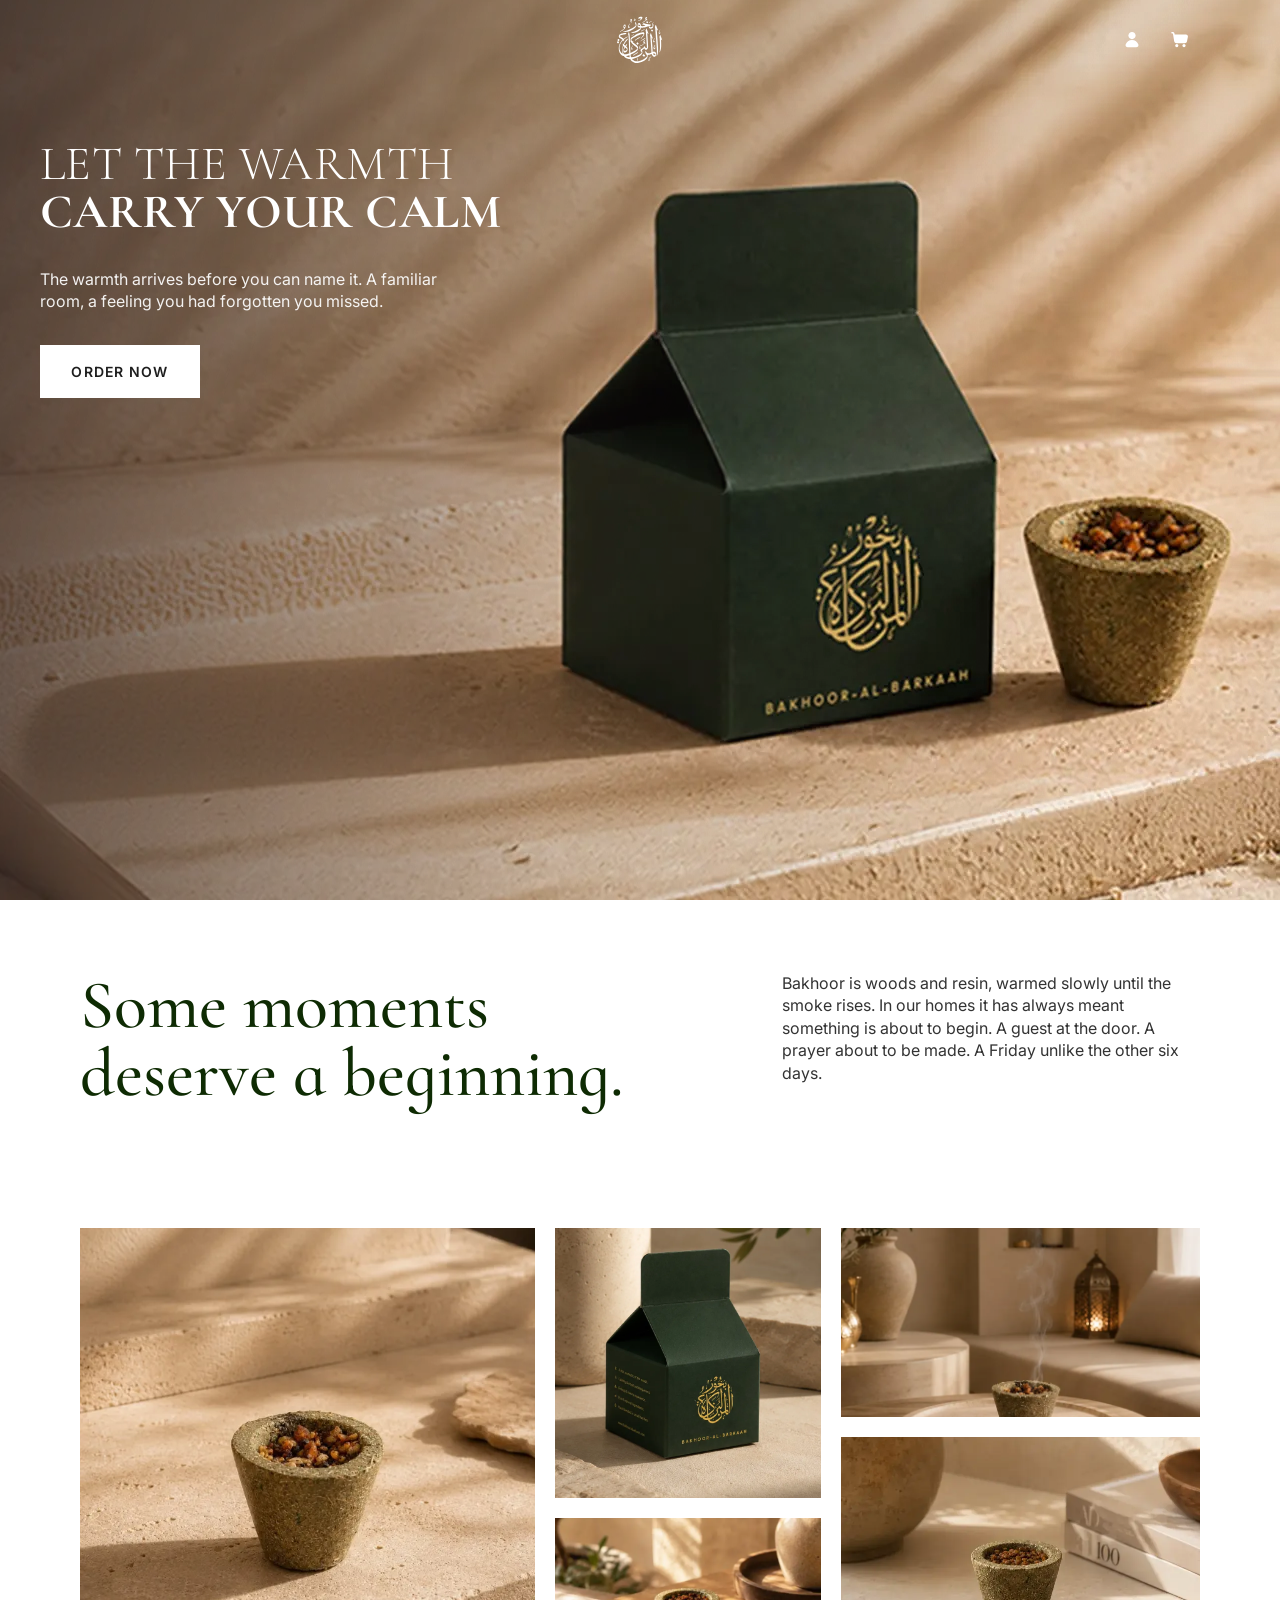
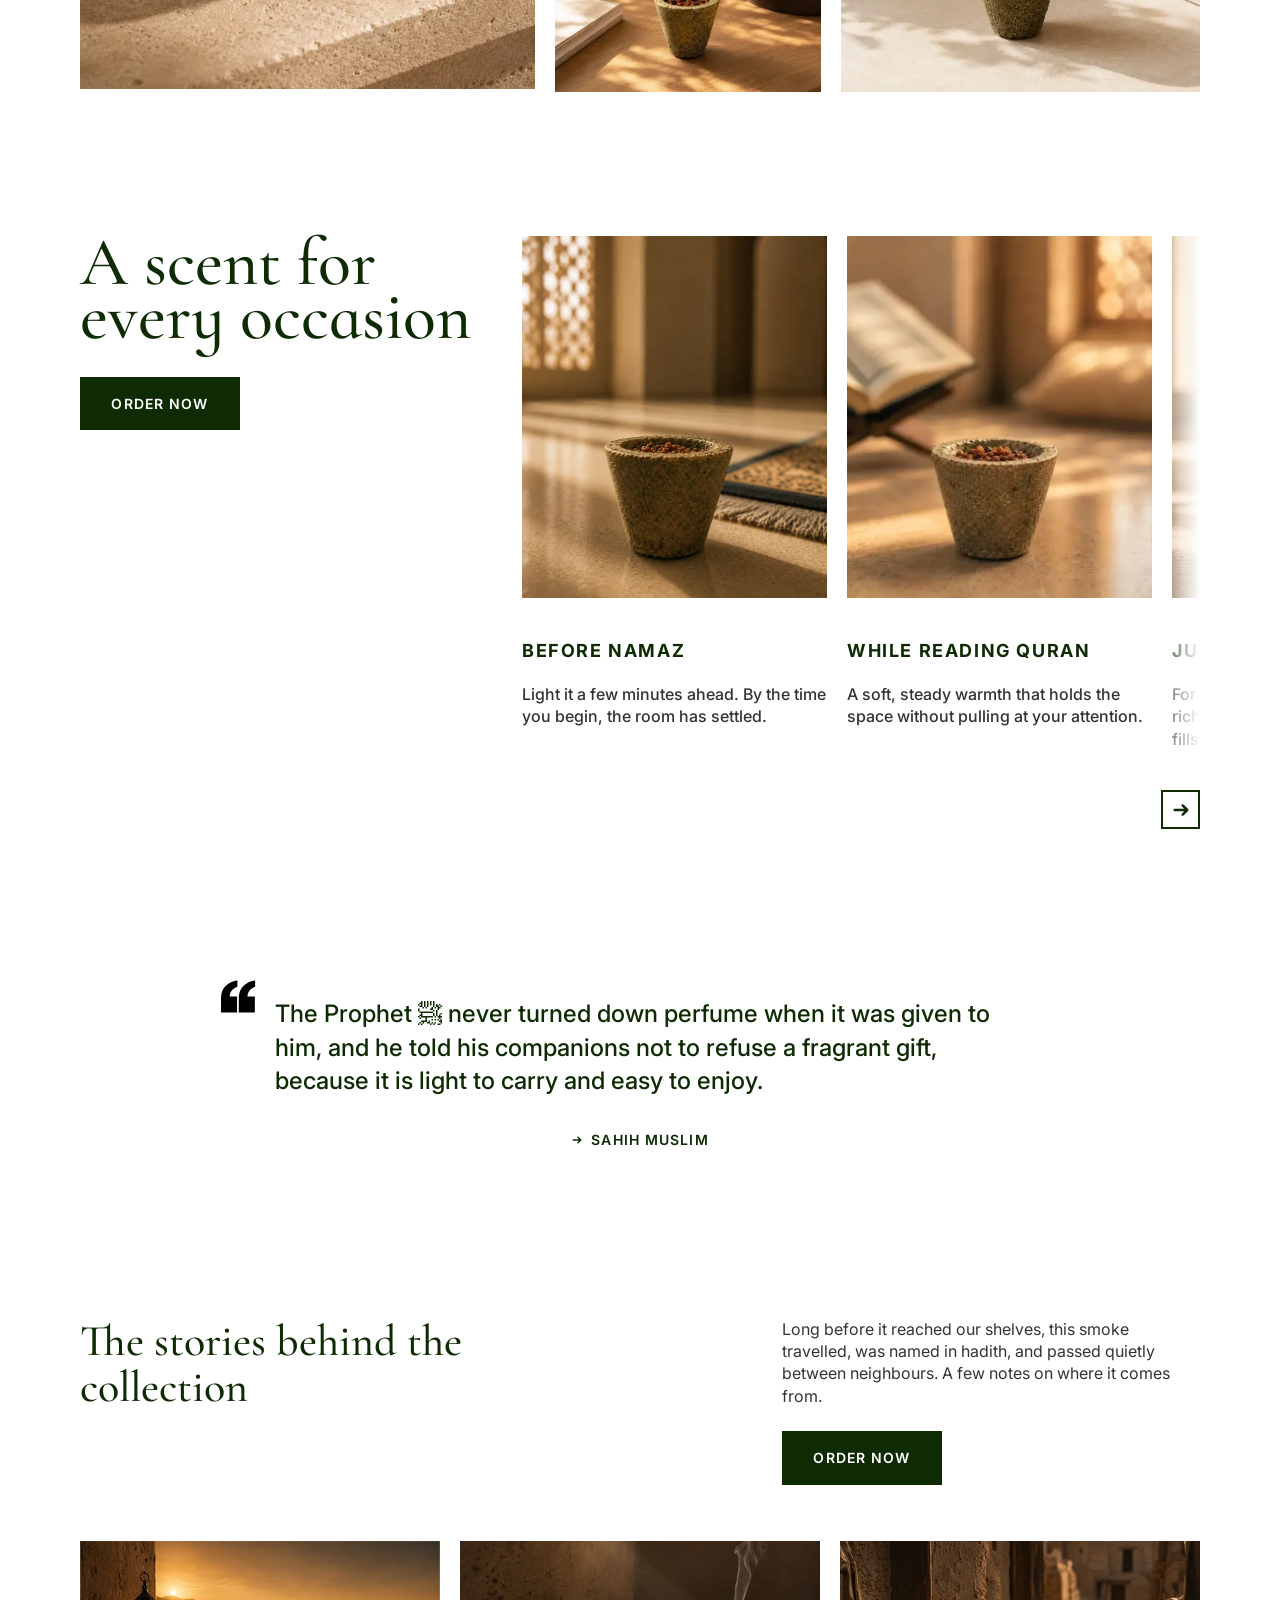
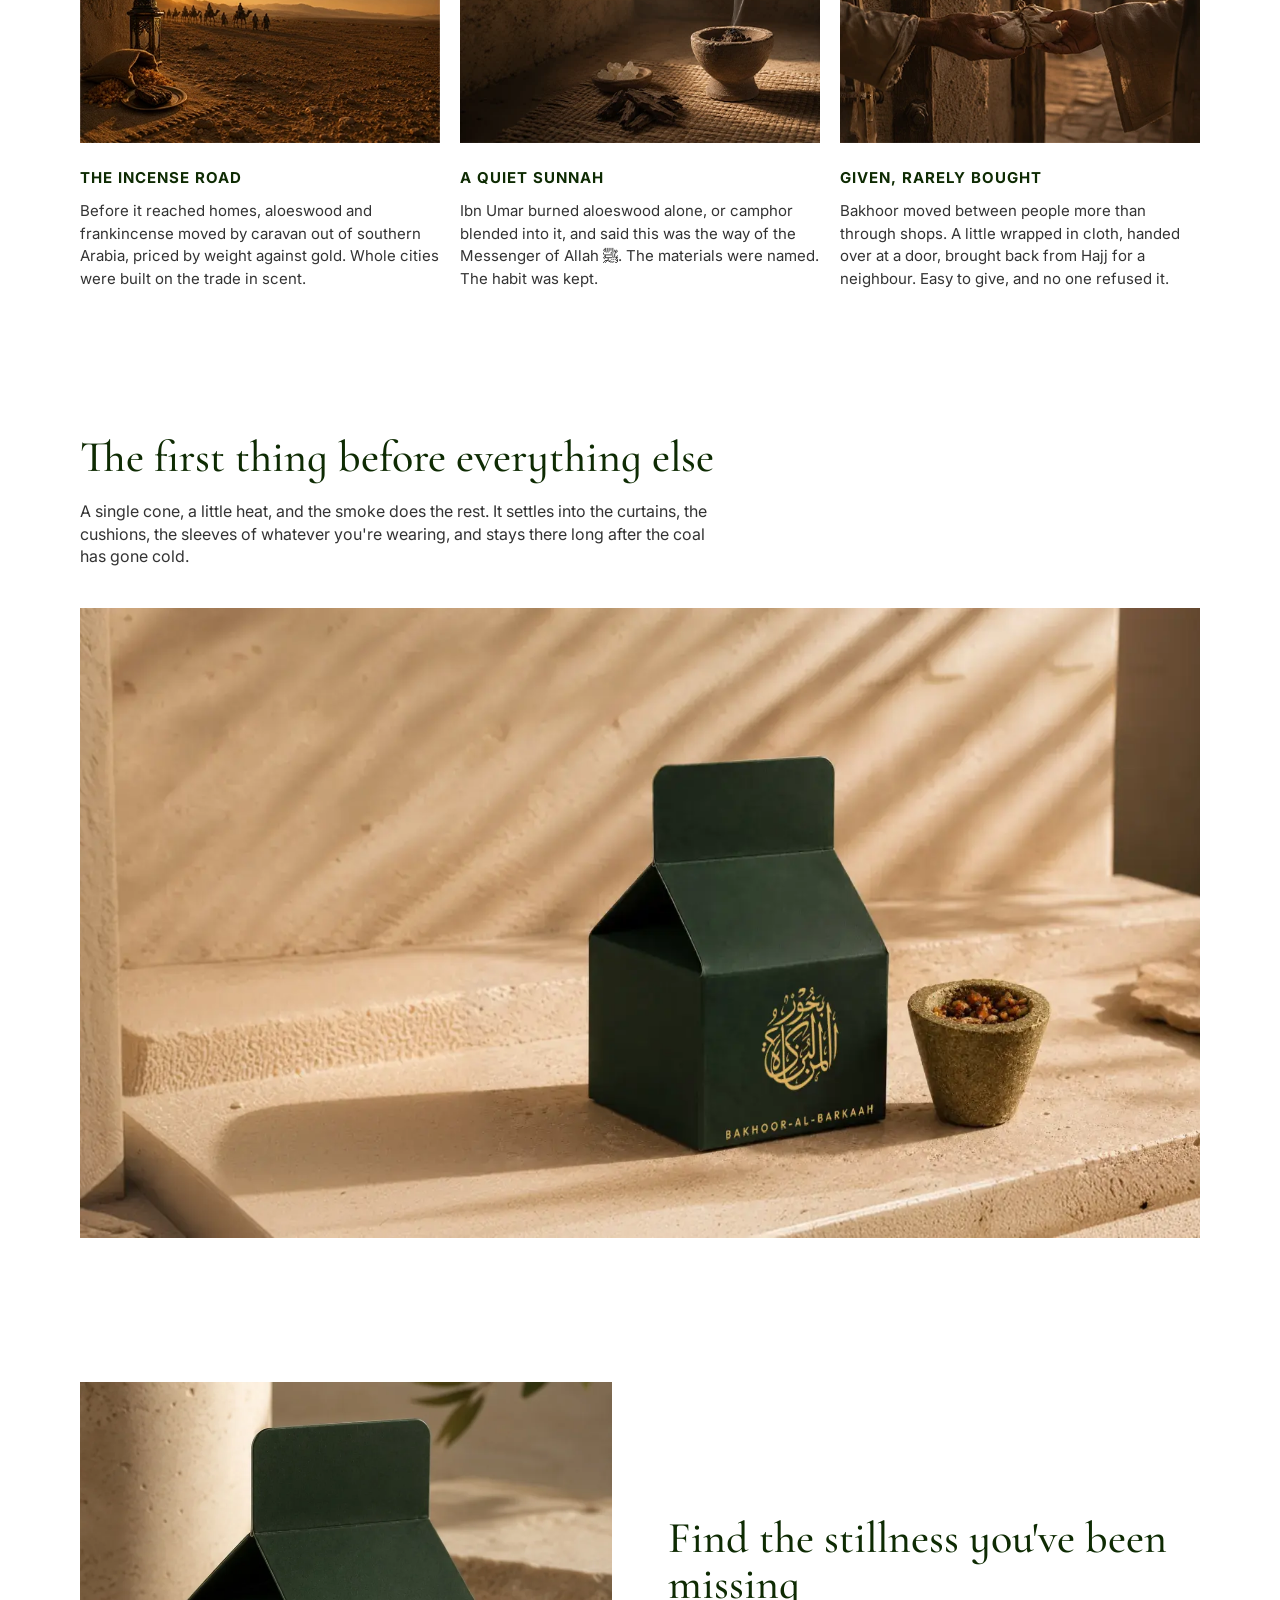
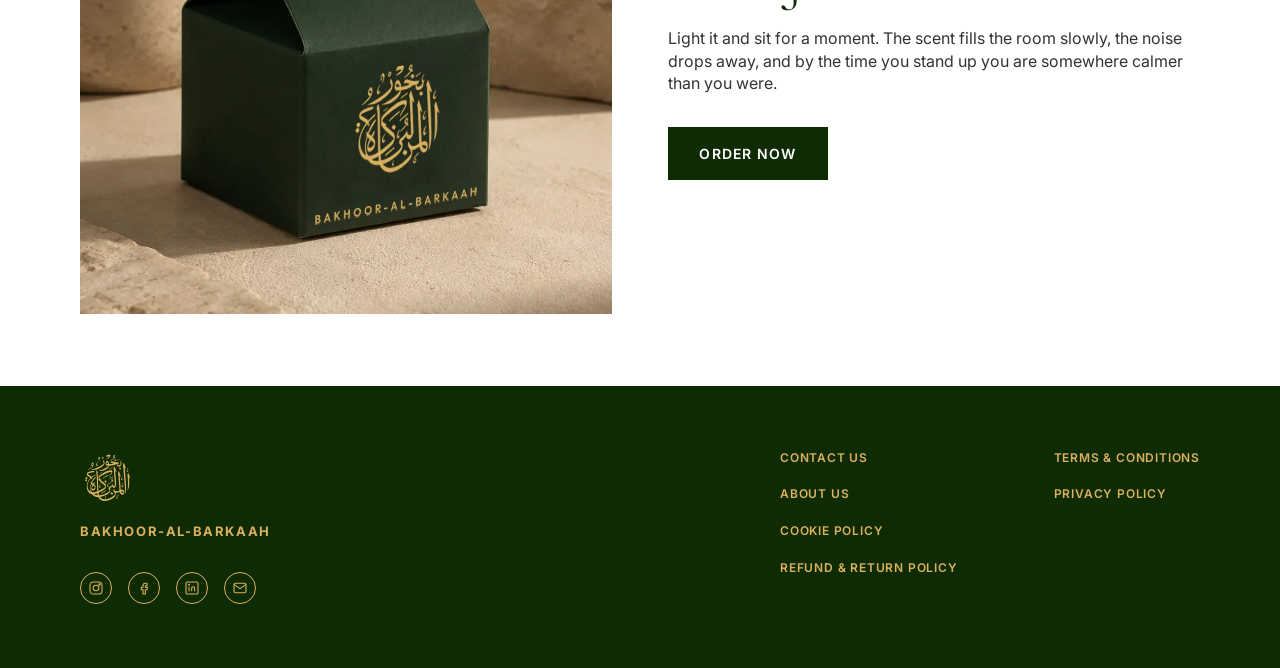
<file: index.html>
<!DOCTYPE html>
<html lang="en">
<head>
<meta charset="UTF-8">
<meta name="viewport" content="width=device-width, initial-scale=1.0">
<title>Bakhoor Al Barkaah — Let the Warmth Carry Your Calm</title>
<meta name="description" content="Bakhoor Al Barkaah — a fragrant blend of woods, resins, and oils, burned to create a rich, warm, and luxurious aroma.">

<link rel="preconnect" href="https://fonts.googleapis.com">
<link rel="preconnect" href="https://fonts.gstatic.com" crossorigin>
<link href="https://fonts.googleapis.com/css2?family=Cormorant+Infant:wght@300;500;700&family=Inter:wght@400;500;600;700&display=swap" rel="stylesheet">

<link rel="stylesheet" href="css/style.css">
</head>
<body>

<!-- ===================================================
     HERO
     Full-viewport intro banner: centered logo + account/
     basket nav over a background photo, heading, subtext,
     and the "Order now" CTA (outlined, see .hero__cta).
=================================================== -->
<section class="hero">
  <nav class="hero__nav">
    <a href="/" class="hero__logo" aria-label="Bakhoor Al Barkaah home">
      <img src="assets/icons/logo-emb.svg" alt="Bakhoor Al Barkaah">
    </a>
    <div class="hero__nav-actions">
      <a href="login.html" class="hero__icon-btn" id="navAccountLink" aria-label="My account">
        <img src="assets/icons/icon-people.svg" alt="">
      </a>
      <a href="order.html" class="hero__icon-btn" aria-label="Order now">
        <img src="assets/icons/icon-basket.svg" alt="">
      </a>
    </div>
  </nav>

  <div class="hero__content">
    <h1 class="hero__heading">
      <span class="hero__heading-line hero__heading-line--light">Let the warmth</span>
      <span class="hero__heading-line hero__heading-line--bold">carry your calm</span>
    </h1>
    <p class="hero__subtext">
      The warmth arrives before you can name it. A familiar room, a feeling you had forgotten you missed.
    </p>
    <a href="order.html" class="btn btn--primary hero__cta">
      <span>Order now</span>
    </a>
  </div>
</section>

<!-- ===================================================
     ABOUT
     "Some moments deserve a beginning." — intro copy
     plus a 3-column photo gallery (two tiles are still
     placeholders awaiting real photography).
=================================================== -->
<section class="about">
  <div class="about__header">
    <h2 class="about__heading">Some moments<br>deserve a beginning.</h2>
    <p class="about__text">
      Bakhoor is woods and resin, warmed slowly until the smoke rises. In our homes it has always meant something is about to begin. A guest at the door. A prayer about to be made. A Friday unlike the other six days.
    </p>
  </div>

  <!-- Tiles are numbered by position (about-1 .. about-5, top-to-bottom
       left-to-right) — to rearrange the gallery, swap the numbered files
       in assets/images/about/ and assets-optimized/images/about/ rather
       than editing this markup. -->
  <div class="about__gallery">
    <div class="about__tile about__tile--box">
      <img src="assets-optimized/images/about/about-1.webp" alt="Bakhoor resin bowl on sunlit stone steps">
    </div>

    <div class="about__col">
      <div class="about__tile about__tile--placeholder">
        <img src="assets-optimized/images/about/about-2.webp" alt="Bakhoor Al Barkaah box">
      </div>
      <div class="about__tile about__tile--bowl">
        <img src="assets-optimized/images/about/about-3.webp" alt="Bakhoor bowl on a wooden table beside an olive tree and a stoneware vase">
      </div>
    </div>

    <div class="about__col about__col--wide">
      <div class="about__tile about__tile--placeholder">
        <img src="assets-optimized/images/about/about-4.webp" alt="Bakhoor burning in a living room setting">
      </div>
      <div class="about__tile about__tile--lifestyle">
        <img src="assets-optimized/images/about/about-5.webp" alt="Bakhoor bowl on a stone ledge beside books and a clay vase">
      </div>
    </div>
  </div>
</section>

<!-- ===================================================
     OCCASIONS
     "A scent for every occasion" — a horizontally
     scrolling card carousel (js/main.js drives the
     arrow button via #occasionsNext / #occasionsTrack).
=================================================== -->
<section class="occasions">
  <div class="occasions__row">
    <div class="occasions__intro">
      <h2 class="occasions__heading">A scent for every occasion</h2>
      <a href="order.html" class="btn-dark">Order now</a>
    </div>

    <!-- Cards are 305px (240px on mobile) wide and scroll-snap; the
         arrow button below steps one card width at a time. Photos are
         numbered by position (occasion-1 .. occasion-5) — rearrange by
         swapping the numbered files, not this markup. -->
    <ul class="occasions__track" id="occasionsTrack">
      <li class="occasions__card">
        <div class="occasions__card-image">
          <img src="assets-optimized/images/occasion/occasion-1.webp" alt="Bakhoor bowl smoking on a mosque prayer mat before Namaz">
        </div>
        <div class="occasions__card-text">
          <p class="occasions__card-title">Before Namaz</p>
          <p class="occasions__card-desc">Light it a few minutes ahead. By the time you begin, the room has settled.</p>
        </div>
      </li>
      <li class="occasions__card">
        <div class="occasions__card-image">
          <img src="assets-optimized/images/occasion/occasion-2.webp" alt="An open Quran on a rehal beside a smoking Bakhoor bowl">
        </div>
        <div class="occasions__card-text">
          <p class="occasions__card-title">While Reading Quran</p>
          <p class="occasions__card-desc">A soft, steady warmth that holds the space without pulling at your attention.</p>
        </div>
      </li>
      <li class="occasions__card">
        <div class="occasions__card-image">
          <img src="assets-optimized/images/occasion/occasion-3.webp" alt="Bakhoor bowl with a mosque dome in the background, for Jumu'ah">
        </div>
        <div class="occasions__card-text">
          <p class="occasions__card-title">Jumu'ah</p>
          <p class="occasions__card-desc">For mornings that ask for something richer. Deeper resins, for a home that fills up.</p>
        </div>
      </li>
      <li class="occasions__card">
        <div class="occasions__card-image">
          <img src="assets-optimized/images/occasion/occasion-4.webp" alt="Family sitting together with a Bakhoor bowl in the foreground">
        </div>
        <div class="occasions__card-text">
          <p class="occasions__card-title">Family Gatherings</p>
          <p class="occasions__card-desc">Floral and generous, enough for a full house. The scent people remember afterwards.</p>
        </div>
      </li>
      <li class="occasions__card">
        <div class="occasions__card-image">
          <img src="assets-optimized/images/occasion/occasion-5.webp" alt="Two men greeting each other at a doorway with a Bakhoor bowl nearby">
        </div>
        <div class="occasions__card-text">
          <p class="occasions__card-title">Welcoming Guests</p>
          <p class="occasions__card-desc">An old courtesy, still worth keeping. Warmth that reaches the door ahead of you.</p>
        </div>
      </li>
    </ul>
  </div>

  <div class="occasions__nav">
    <button type="button" class="arrow-btn" id="occasionsNext" aria-label="Scroll to next scent">
      <img src="assets/icons/icon-arrow-right.svg" alt="">
    </button>
  </div>
</section>

<!-- ===================================================
     HADITH QUOTE
     A single centered quotation (Sahih Muslim).
=================================================== -->
<section class="hadith">
  <div class="hadith__inner">
    <img src="assets/icons/semi-colon.svg" alt="" class="hadith__mark" aria-hidden="true">
    <p class="hadith__text">
      The Prophet ﷺ never turned down perfume when it was given to him, and he told his companions not to refuse a fragrant gift, because it is light to carry and easy to enjoy.
    </p>
    <p class="hadith__cite">
      <img src="assets/icons/icon-arrow-right-small.svg" alt="" width="12" height="12">
      Sahih Muslim
    </p>
  </div>
</section>

<!-- ===================================================
     STORIES
     "The stories behind the collection" — heading/intro
     + CTA, then a 3-card grid. Photos are numbered by
     position (story-1 .. story-3) — rearrange by swapping
     the numbered files, not this markup.
=================================================== -->
<section class="stories">
  <div class="stories__row">
    <h2 class="stories__heading">The stories behind the collection</h2>
    <div>
      <p class="stories__intro-text">
        Long before it reached our shelves, this smoke travelled, was named in hadith, and passed quietly between neighbours. A few notes on where it comes from.
      </p>
      <a href="order.html" class="btn-dark">Order now</a>
    </div>
  </div>

  <div class="stories__grid">
    <div class="stories__card">
      <div class="stories__card-image">
        <img src="assets-optimized/images/stories/story-1.webp" alt="A camel caravan crossing the desert at sunset, with a lantern and resin beads in the foreground">
      </div>
      <p class="stories__card-title">The Incense Road</p>
      <p class="stories__card-desc">Before it reached homes, aloeswood and frankincense moved by caravan out of southern Arabia, priced by weight against gold. Whole cities were built on the trade in scent.</p>
    </div>
    <div class="stories__card">
      <div class="stories__card-image">
        <img src="assets-optimized/images/stories/story-2.webp" alt="Bakhoor resin smoking gently on a prayer mat">
      </div>
      <p class="stories__card-title">A Quiet Sunnah</p>
      <p class="stories__card-desc">Ibn Umar burned aloeswood alone, or camphor blended into it, and said this was the way of the Messenger of Allah ﷺ. The materials were named. The habit was kept.</p>
    </div>
    <div class="stories__card">
      <div class="stories__card-image">
        <img src="assets-optimized/images/stories/story-3.webp" alt="A wrapped cloth bundle being handed from one person to another at a doorway">
      </div>
      <p class="stories__card-title">Given, Rarely Bought</p>
      <p class="stories__card-desc">Bakhoor moved between people more than through shops. A little wrapped in cloth, handed over at a door, brought back from Hajj for a neighbour. Easy to give, and no one refused it.</p>
    </div>
  </div>

</section>

<!-- ===================================================
     FEATURE — "The first thing before everything else"
     Stacked layout: heading + text, then one full-width
     image (feature-1, see assets/images/sections/). See
     .feature--stacked in style.css.
=================================================== -->
<section class="feature feature--stacked" id="first-thing">
  <div class="feature__inner">
    <h2 class="feature__heading">The first thing before everything else</h2>
    <p class="feature__text">
      A single cone, a little heat, and the smoke does the rest. It settles into the curtains, the cushions, the sleeves of whatever you're wearing, and stays there long after the coal has gone cold.
    </p>
    <div class="feature__image">
      <img src="assets-optimized/images/sections/feature-1.webp" alt="Bakhoor Al Barkaah box beside a smoking resin bowl on stone steps">
    </div>
  </div>
</section>

<!-- ===================================================
     FEATURE — "Find the stillness you've been missing"
     Split layout: image (feature-2) and text side by
     side. See .feature--split in style.css.
=================================================== -->
<section class="feature feature--split">
  <div class="feature__inner">
    <div class="feature__image">
      <img src="assets-optimized/images/sections/feature-2.webp" alt="Bakhoor Al Barkaah box beside a smoking resin bowl">
    </div>
    <div class="feature__content">
      <h2 class="feature__heading">Find the stillness you've been missing</h2>
      <p class="feature__text">
        Light it and sit for a moment. The scent fills the room slowly, the noise drops away, and by the time you stand up you are somewhere calmer than you were.
      </p>
      <a href="order.html" class="btn-dark feature__cta">Order now</a>
    </div>
  </div>
</section>

<!-- ===================================================
     FOOTER
     Brand (logo/wordmark/social) + two policy-link
     columns. Social/policy links are placeholders (#)
     until real destinations exist.
=================================================== -->
<footer class="site-footer">
  <div class="site-footer__top">
    <div class="site-footer__brand">
      <img src="assets/icons/logo-emb-gold.svg" alt="Bakhoor Al Barkaah">
      <p class="site-footer__wordmark">Bakhoor-Al-Barkaah</p>
      <div class="site-footer__social">
        <a href="#" aria-label="Instagram">
          <svg viewBox="0 0 24 24" fill="none" stroke="currentColor" stroke-width="1.6"><rect x="3" y="3" width="18" height="18" rx="5"/><circle cx="12" cy="12" r="4.2"/><circle cx="17.3" cy="6.7" r="1"/></svg>
        </a>
        <a href="#" aria-label="Facebook">
          <svg viewBox="0 0 24 24" fill="none" stroke="currentColor" stroke-width="1.6"><path d="M14 8.5h2.5V5H14c-2 0-3.5 1.5-3.5 3.5V11H8v3.5h2.5V21H14v-6.5h2.5l.5-3.5h-3V9c0-.3.2-.5.5-.5z"/></svg>
        </a>
        <a href="#" aria-label="LinkedIn">
          <svg viewBox="0 0 24 24" fill="none" stroke="currentColor" stroke-width="1.6"><rect x="3" y="3" width="18" height="18" rx="2"/><line x1="7.5" y1="10" x2="7.5" y2="17"/><circle cx="7.5" cy="7" r="0.6" fill="currentColor"/><path d="M11.5 17v-4.5c0-1.4 1-2.3 2.3-2.3s2.2.9 2.2 2.3V17"/></svg>
        </a>
        <a href="#" aria-label="Email">
          <svg viewBox="0 0 24 24" fill="none" stroke="currentColor" stroke-width="1.6"><rect x="3" y="5" width="18" height="14" rx="2"/><path d="M3 6.5l9 6.5 9-6.5"/></svg>
        </a>
      </div>
    </div>

    <div class="site-footer__links">
      <div class="site-footer__col">
        <a href="contact.html">Contact Us</a>
        <a href="about.html">About Us</a>
        <a href="cookie-policy.html">Cookie Policy</a>
        <a href="refund-policy.html">Refund &amp; Return Policy</a>
      </div>
      <div class="site-footer__col">
        <a href="terms.html">Terms &amp; Conditions</a>
        <a href="privacy-policy.html">Privacy Policy</a>
      </div>
    </div>
  </div>
</footer>

<script src="js/api.js"></script>
<script src="js/main.js" defer></script>
</body>
</html>
</file>
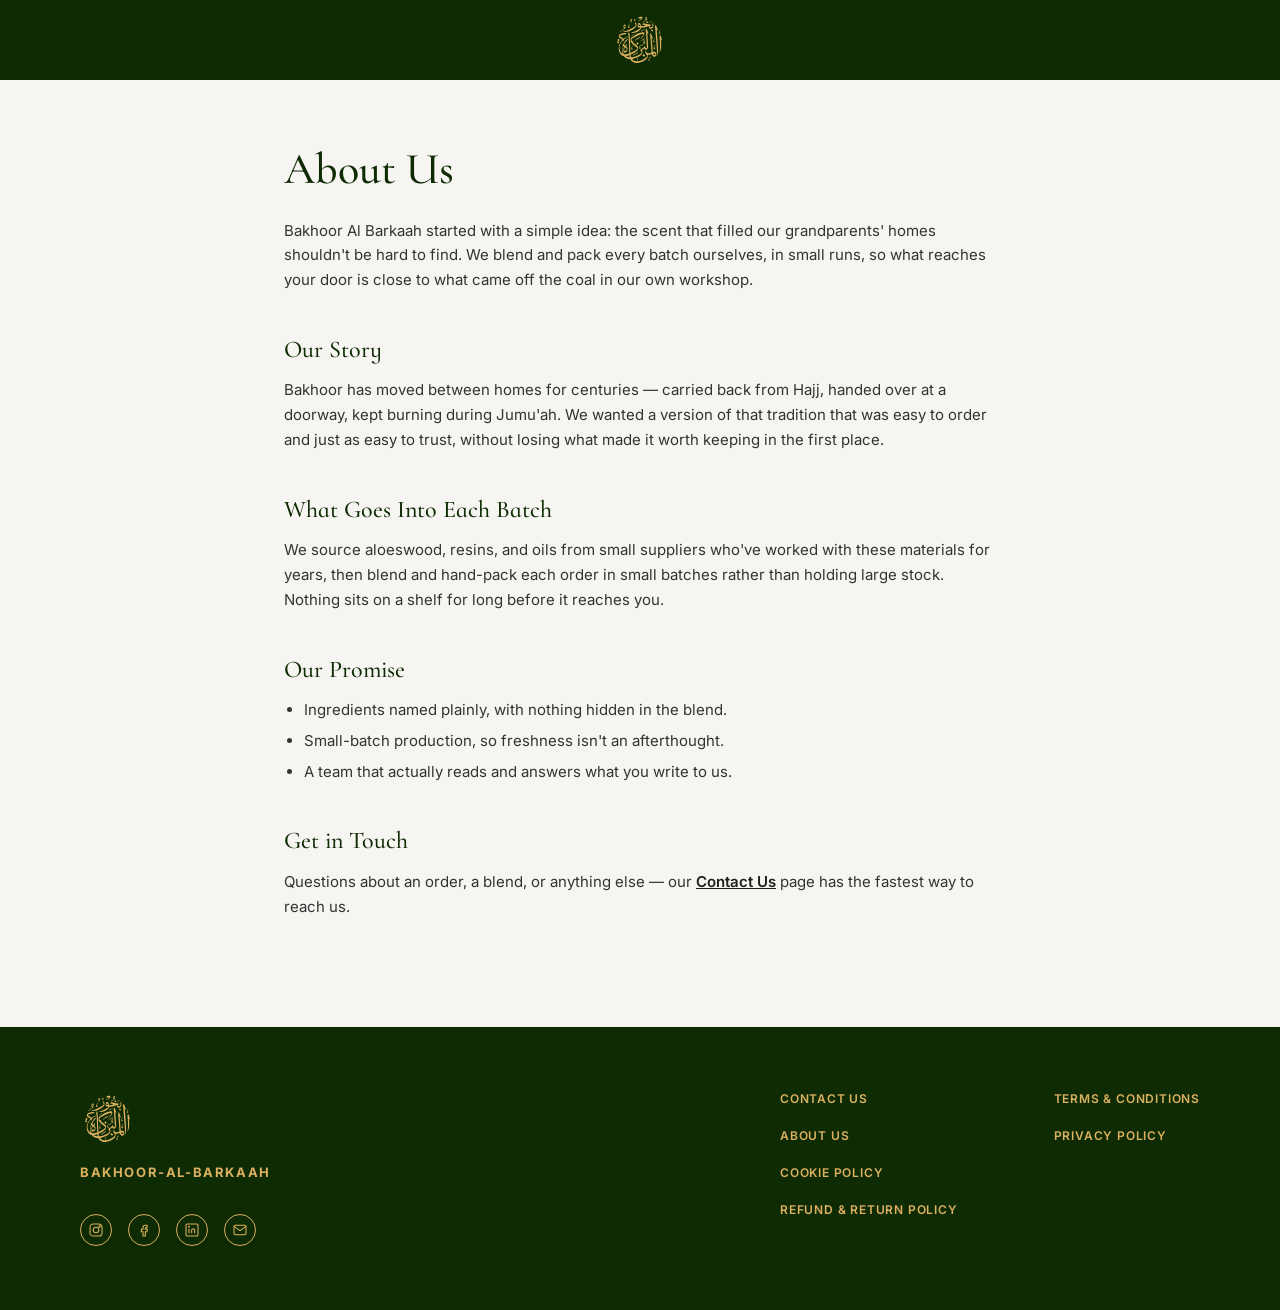
<file: about.html>
<!DOCTYPE html>
<html lang="en">
<head>
<meta charset="UTF-8">
<meta name="viewport" content="width=device-width, initial-scale=1.0">
<title>About Us — Bakhoor Al Barkaah</title>
<meta name="description" content="The story behind Bakhoor Al Barkaah — why we blend it, how we source it, and what we promise every time you light a cone.">

<link rel="preconnect" href="https://fonts.googleapis.com">
<link rel="preconnect" href="https://fonts.gstatic.com" crossorigin>
<link href="https://fonts.googleapis.com/css2?family=Cormorant+Infant:wght@300;500;700&family=Inter:wght@400;500;600;700&display=swap" rel="stylesheet">

<link rel="stylesheet" href="css/style.css">
<link rel="stylesheet" href="css/pages.css">
</head>
<body>

<div class="page-shell">
  <nav class="site-nav">
    <a href="index.html" class="site-nav__logo" aria-label="Bakhoor Al Barkaah home">
      <img src="assets/icons/logo-emb-gold.svg" alt="Bakhoor Al Barkaah">
    </a>
  </nav>

  <main class="legal-page">
    <h1 class="legal-page__title">About Us</h1>
    <p class="legal-page__lead">
      Bakhoor Al Barkaah started with a simple idea: the scent that filled our grandparents' homes shouldn't be hard to find. We blend and pack every batch ourselves, in small runs, so what reaches your door is close to what came off the coal in our own workshop.
    </p>

    <section>
      <h2>Our Story</h2>
      <p>
        Bakhoor has moved between homes for centuries — carried back from Hajj, handed over at a doorway, kept burning during Jumu'ah. We wanted a version of that tradition that was easy to order and just as easy to trust, without losing what made it worth keeping in the first place.
      </p>
    </section>

    <section>
      <h2>What Goes Into Each Batch</h2>
      <p>
        We source aloeswood, resins, and oils from small suppliers who've worked with these materials for years, then blend and hand-pack each order in small batches rather than holding large stock. Nothing sits on a shelf for long before it reaches you.
      </p>
    </section>

    <section>
      <h2>Our Promise</h2>
      <ul>
        <li>Ingredients named plainly, with nothing hidden in the blend.</li>
        <li>Small-batch production, so freshness isn't an afterthought.</li>
        <li>A team that actually reads and answers what you write to us.</li>
      </ul>
    </section>

    <section>
      <h2>Get in Touch</h2>
      <p>
        Questions about an order, a blend, or anything else — our <a href="contact.html">Contact Us</a> page has the fastest way to reach us.
      </p>
    </section>
  </main>

  <footer class="site-footer">
    <div class="site-footer__top">
      <div class="site-footer__brand">
        <img src="assets/icons/logo-emb-gold.svg" alt="Bakhoor Al Barkaah">
        <p class="site-footer__wordmark">Bakhoor-Al-Barkaah</p>
        <div class="site-footer__social">
          <a href="#" aria-label="Instagram">
            <svg viewBox="0 0 24 24" fill="none" stroke="currentColor" stroke-width="1.6"><rect x="3" y="3" width="18" height="18" rx="5"/><circle cx="12" cy="12" r="4.2"/><circle cx="17.3" cy="6.7" r="1"/></svg>
          </a>
          <a href="#" aria-label="Facebook">
            <svg viewBox="0 0 24 24" fill="none" stroke="currentColor" stroke-width="1.6"><path d="M14 8.5h2.5V5H14c-2 0-3.5 1.5-3.5 3.5V11H8v3.5h2.5V21H14v-6.5h2.5l.5-3.5h-3V9c0-.3.2-.5.5-.5z"/></svg>
          </a>
          <a href="#" aria-label="LinkedIn">
            <svg viewBox="0 0 24 24" fill="none" stroke="currentColor" stroke-width="1.6"><rect x="3" y="3" width="18" height="18" rx="2"/><line x1="7.5" y1="10" x2="7.5" y2="17"/><circle cx="7.5" cy="7" r="0.6" fill="currentColor"/><path d="M11.5 17v-4.5c0-1.4 1-2.3 2.3-2.3s2.2.9 2.2 2.3V17"/></svg>
          </a>
          <a href="#" aria-label="Email">
            <svg viewBox="0 0 24 24" fill="none" stroke="currentColor" stroke-width="1.6"><rect x="3" y="5" width="18" height="14" rx="2"/><path d="M3 6.5l9 6.5 9-6.5"/></svg>
          </a>
        </div>
      </div>

      <div class="site-footer__links">
        <div class="site-footer__col">
          <a href="contact.html">Contact Us</a>
          <a href="about.html">About Us</a>
          <a href="cookie-policy.html">Cookie Policy</a>
          <a href="refund-policy.html">Refund &amp; Return Policy</a>
        </div>
        <div class="site-footer__col">
          <a href="terms.html">Terms &amp; Conditions</a>
          <a href="privacy-policy.html">Privacy Policy</a>
        </div>
      </div>
    </div>
  </footer>
</div>

</body>
</html>
</file>
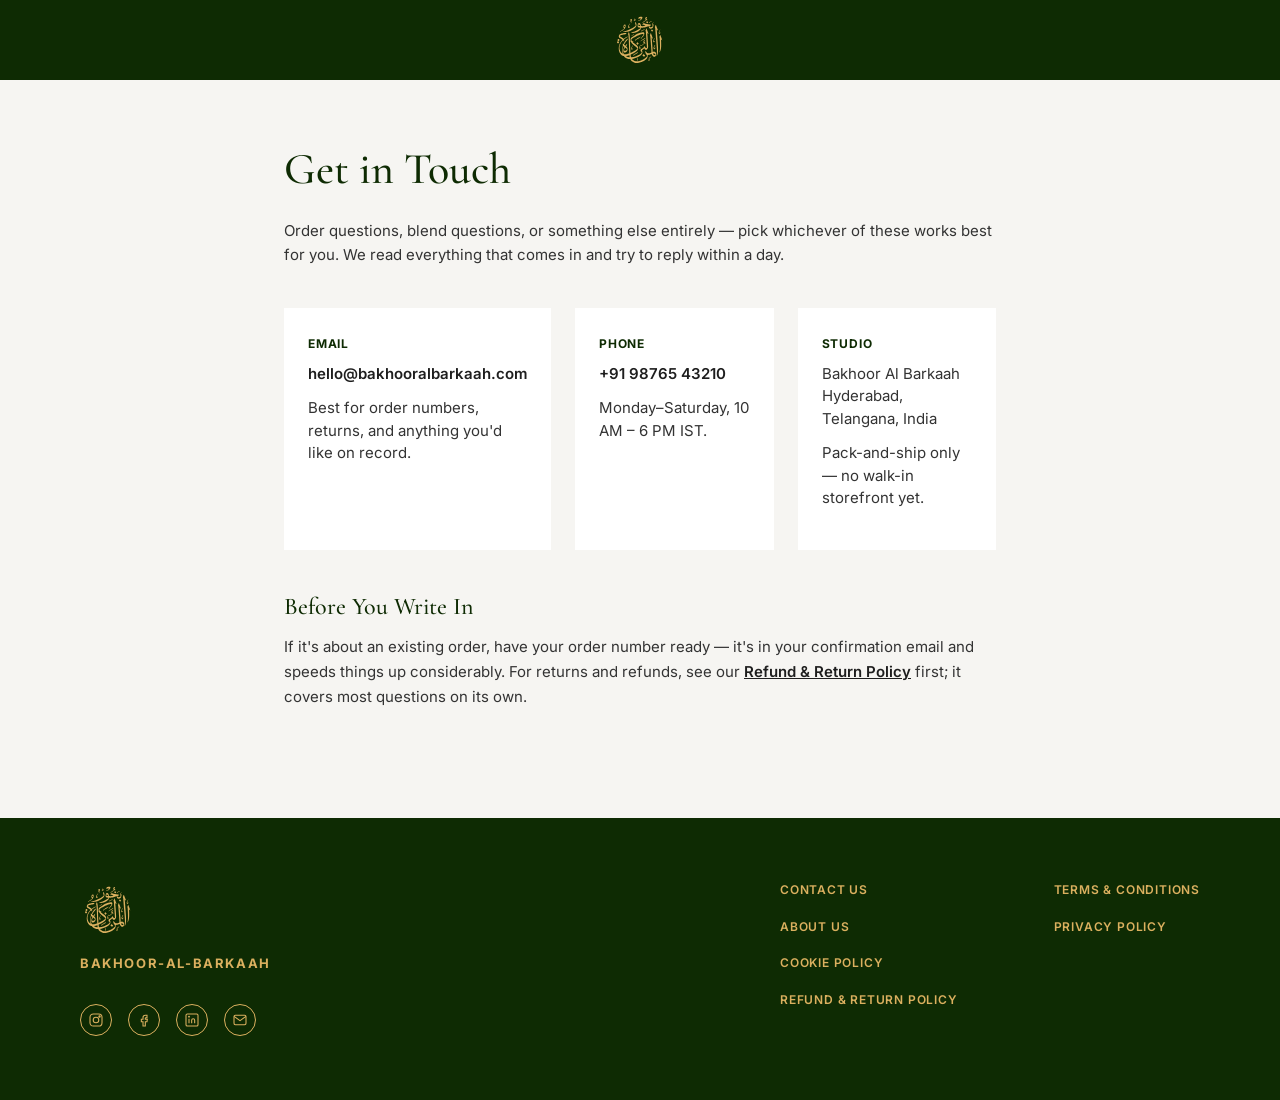
<file: contact.html>
<!DOCTYPE html>
<html lang="en">
<head>
<meta charset="UTF-8">
<meta name="viewport" content="width=device-width, initial-scale=1.0">
<title>Contact Us — Bakhoor Al Barkaah</title>
<meta name="description" content="Reach Bakhoor Al Barkaah by email or phone for order help, blend questions, or anything else.">

<link rel="preconnect" href="https://fonts.googleapis.com">
<link rel="preconnect" href="https://fonts.gstatic.com" crossorigin>
<link href="https://fonts.googleapis.com/css2?family=Cormorant+Infant:wght@300;500;700&family=Inter:wght@400;500;600;700&display=swap" rel="stylesheet">

<link rel="stylesheet" href="css/style.css">
<link rel="stylesheet" href="css/pages.css">
</head>
<body>

<div class="page-shell">
  <nav class="site-nav">
    <a href="index.html" class="site-nav__logo" aria-label="Bakhoor Al Barkaah home">
      <img src="assets/icons/logo-emb-gold.svg" alt="Bakhoor Al Barkaah">
    </a>
  </nav>

  <main class="legal-page">
    <h1 class="legal-page__title">Get in Touch</h1>
    <p class="legal-page__lead">
      Order questions, blend questions, or something else entirely — pick whichever of these works best for you. We read everything that comes in and try to reply within a day.
    </p>

    <div class="contact-grid">
      <div class="contact-card">
        <h3>Email</h3>
        <p><a href="mailto:hello@bakhooralbarkaah.com">hello@bakhooralbarkaah.com</a></p>
        <p>Best for order numbers, returns, and anything you'd like on record.</p>
      </div>
      <div class="contact-card">
        <h3>Phone</h3>
        <p><a href="tel:+919876543210">+91 98765 43210</a></p>
        <p>Monday–Saturday, 10 AM – 6 PM IST.</p>
      </div>
      <div class="contact-card">
        <h3>Studio</h3>
        <p>Bakhoor Al Barkaah<br>Hyderabad, Telangana, India</p>
        <p>Pack-and-ship only — no walk-in storefront yet.</p>
      </div>
    </div>

    <section>
      <h2>Before You Write In</h2>
      <p>
        If it's about an existing order, have your order number ready — it's in your confirmation email and speeds things up considerably. For returns and refunds, see our <a href="refund-policy.html">Refund &amp; Return Policy</a> first; it covers most questions on its own.
      </p>
    </section>
  </main>

  <footer class="site-footer">
    <div class="site-footer__top">
      <div class="site-footer__brand">
        <img src="assets/icons/logo-emb-gold.svg" alt="Bakhoor Al Barkaah">
        <p class="site-footer__wordmark">Bakhoor-Al-Barkaah</p>
        <div class="site-footer__social">
          <a href="#" aria-label="Instagram">
            <svg viewBox="0 0 24 24" fill="none" stroke="currentColor" stroke-width="1.6"><rect x="3" y="3" width="18" height="18" rx="5"/><circle cx="12" cy="12" r="4.2"/><circle cx="17.3" cy="6.7" r="1"/></svg>
          </a>
          <a href="#" aria-label="Facebook">
            <svg viewBox="0 0 24 24" fill="none" stroke="currentColor" stroke-width="1.6"><path d="M14 8.5h2.5V5H14c-2 0-3.5 1.5-3.5 3.5V11H8v3.5h2.5V21H14v-6.5h2.5l.5-3.5h-3V9c0-.3.2-.5.5-.5z"/></svg>
          </a>
          <a href="#" aria-label="LinkedIn">
            <svg viewBox="0 0 24 24" fill="none" stroke="currentColor" stroke-width="1.6"><rect x="3" y="3" width="18" height="18" rx="2"/><line x1="7.5" y1="10" x2="7.5" y2="17"/><circle cx="7.5" cy="7" r="0.6" fill="currentColor"/><path d="M11.5 17v-4.5c0-1.4 1-2.3 2.3-2.3s2.2.9 2.2 2.3V17"/></svg>
          </a>
          <a href="#" aria-label="Email">
            <svg viewBox="0 0 24 24" fill="none" stroke="currentColor" stroke-width="1.6"><rect x="3" y="5" width="18" height="14" rx="2"/><path d="M3 6.5l9 6.5 9-6.5"/></svg>
          </a>
        </div>
      </div>

      <div class="site-footer__links">
        <div class="site-footer__col">
          <a href="contact.html">Contact Us</a>
          <a href="about.html">About Us</a>
          <a href="cookie-policy.html">Cookie Policy</a>
          <a href="refund-policy.html">Refund &amp; Return Policy</a>
        </div>
        <div class="site-footer__col">
          <a href="terms.html">Terms &amp; Conditions</a>
          <a href="privacy-policy.html">Privacy Policy</a>
        </div>
      </div>
    </div>
  </footer>
</div>

</body>
</html>
</file>
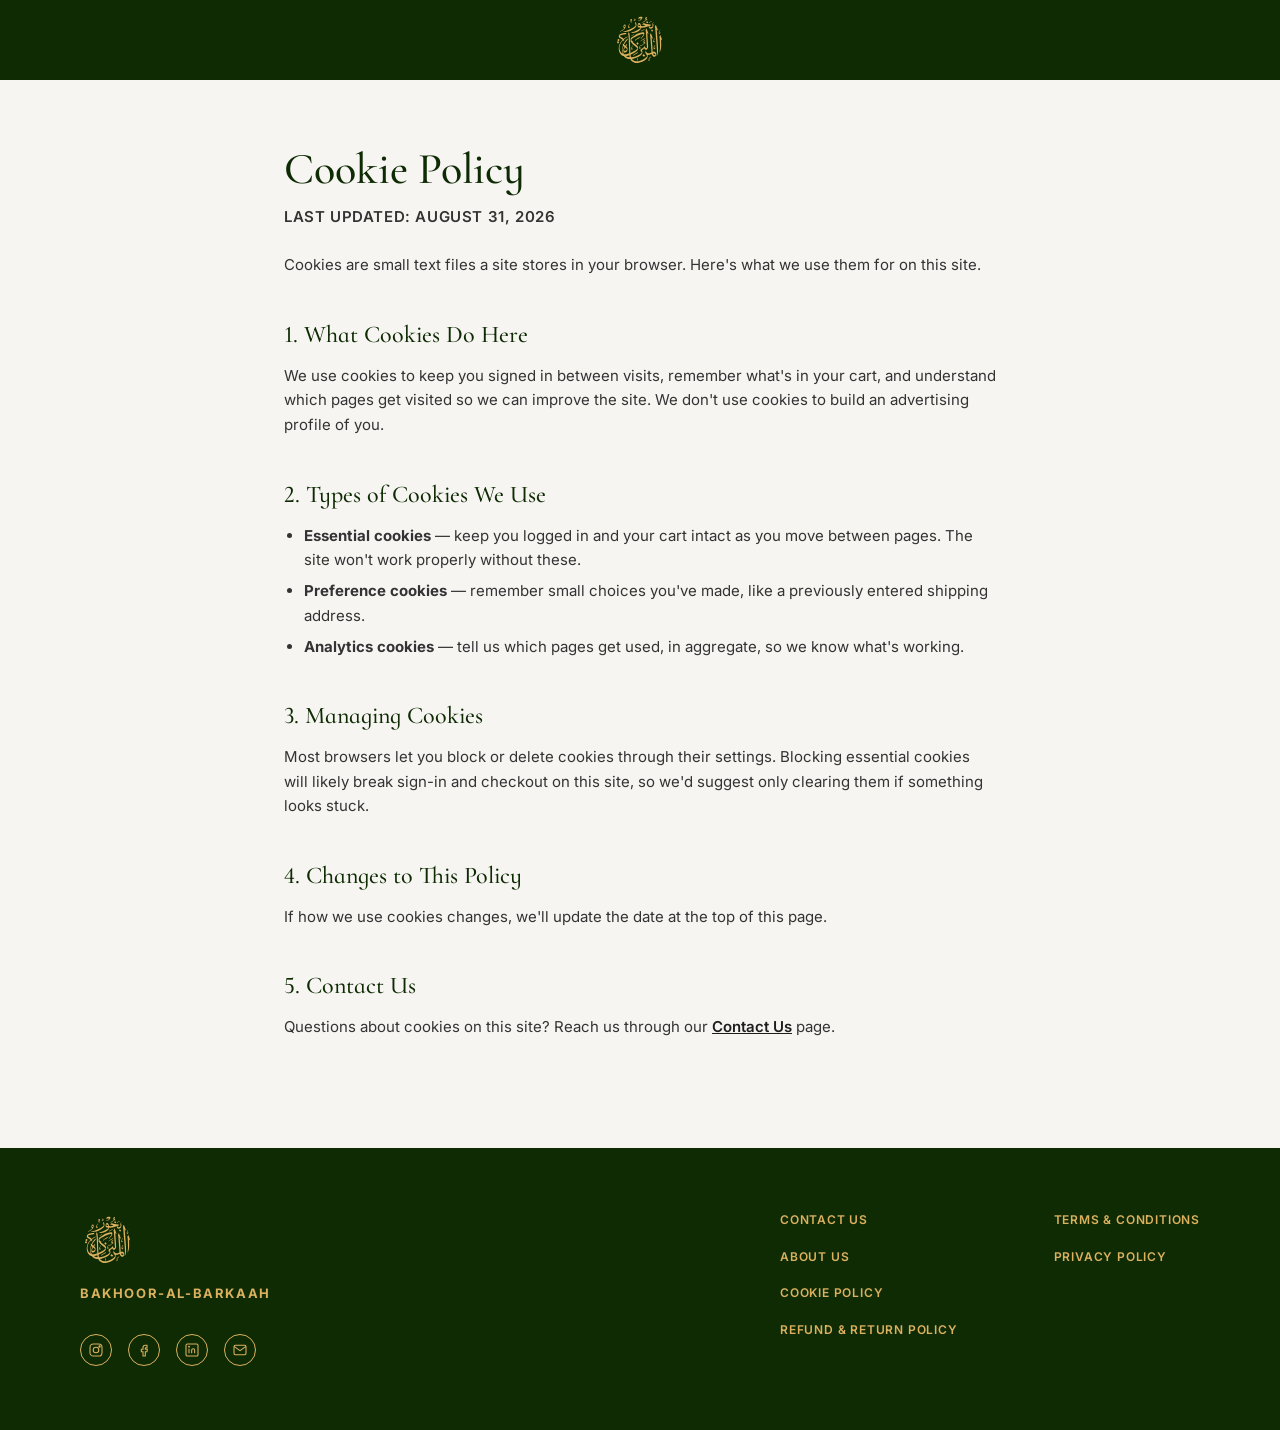
<file: cookie-policy.html>
<!DOCTYPE html>
<html lang="en">
<head>
<meta charset="UTF-8">
<meta name="viewport" content="width=device-width, initial-scale=1.0">
<title>Cookie Policy — Bakhoor Al Barkaah</title>
<meta name="description" content="What cookies Bakhoor Al Barkaah uses and how to manage them.">

<link rel="preconnect" href="https://fonts.googleapis.com">
<link rel="preconnect" href="https://fonts.gstatic.com" crossorigin>
<link href="https://fonts.googleapis.com/css2?family=Cormorant+Infant:wght@300;500;700&family=Inter:wght@400;500;600;700&display=swap" rel="stylesheet">

<link rel="stylesheet" href="css/style.css">
<link rel="stylesheet" href="css/pages.css">
</head>
<body>

<div class="page-shell">
  <nav class="site-nav">
    <a href="index.html" class="site-nav__logo" aria-label="Bakhoor Al Barkaah home">
      <img src="assets/icons/logo-emb-gold.svg" alt="Bakhoor Al Barkaah">
    </a>
  </nav>

  <main class="legal-page">
    <h1 class="legal-page__title">Cookie Policy</h1>
    <p class="legal-page__updated">Last updated: August 31, 2026</p>
    <p class="legal-page__lead">
      Cookies are small text files a site stores in your browser. Here's what we use them for on this site.
    </p>

    <section>
      <h2>1. What Cookies Do Here</h2>
      <p>
        We use cookies to keep you signed in between visits, remember what's in your cart, and understand which pages get visited so we can improve the site. We don't use cookies to build an advertising profile of you.
      </p>
    </section>

    <section>
      <h2>2. Types of Cookies We Use</h2>
      <ul>
        <li><strong>Essential cookies</strong> — keep you logged in and your cart intact as you move between pages. The site won't work properly without these.</li>
        <li><strong>Preference cookies</strong> — remember small choices you've made, like a previously entered shipping address.</li>
        <li><strong>Analytics cookies</strong> — tell us which pages get used, in aggregate, so we know what's working.</li>
      </ul>
    </section>

    <section>
      <h2>3. Managing Cookies</h2>
      <p>
        Most browsers let you block or delete cookies through their settings. Blocking essential cookies will likely break sign-in and checkout on this site, so we'd suggest only clearing them if something looks stuck.
      </p>
    </section>

    <section>
      <h2>4. Changes to This Policy</h2>
      <p>
        If how we use cookies changes, we'll update the date at the top of this page.
      </p>
    </section>

    <section>
      <h2>5. Contact Us</h2>
      <p>
        Questions about cookies on this site? Reach us through our <a href="contact.html">Contact Us</a> page.
      </p>
    </section>
  </main>

  <footer class="site-footer">
    <div class="site-footer__top">
      <div class="site-footer__brand">
        <img src="assets/icons/logo-emb-gold.svg" alt="Bakhoor Al Barkaah">
        <p class="site-footer__wordmark">Bakhoor-Al-Barkaah</p>
        <div class="site-footer__social">
          <a href="#" aria-label="Instagram">
            <svg viewBox="0 0 24 24" fill="none" stroke="currentColor" stroke-width="1.6"><rect x="3" y="3" width="18" height="18" rx="5"/><circle cx="12" cy="12" r="4.2"/><circle cx="17.3" cy="6.7" r="1"/></svg>
          </a>
          <a href="#" aria-label="Facebook">
            <svg viewBox="0 0 24 24" fill="none" stroke="currentColor" stroke-width="1.6"><path d="M14 8.5h2.5V5H14c-2 0-3.5 1.5-3.5 3.5V11H8v3.5h2.5V21H14v-6.5h2.5l.5-3.5h-3V9c0-.3.2-.5.5-.5z"/></svg>
          </a>
          <a href="#" aria-label="LinkedIn">
            <svg viewBox="0 0 24 24" fill="none" stroke="currentColor" stroke-width="1.6"><rect x="3" y="3" width="18" height="18" rx="2"/><line x1="7.5" y1="10" x2="7.5" y2="17"/><circle cx="7.5" cy="7" r="0.6" fill="currentColor"/><path d="M11.5 17v-4.5c0-1.4 1-2.3 2.3-2.3s2.2.9 2.2 2.3V17"/></svg>
          </a>
          <a href="#" aria-label="Email">
            <svg viewBox="0 0 24 24" fill="none" stroke="currentColor" stroke-width="1.6"><rect x="3" y="5" width="18" height="14" rx="2"/><path d="M3 6.5l9 6.5 9-6.5"/></svg>
          </a>
        </div>
      </div>

      <div class="site-footer__links">
        <div class="site-footer__col">
          <a href="contact.html">Contact Us</a>
          <a href="about.html">About Us</a>
          <a href="cookie-policy.html">Cookie Policy</a>
          <a href="refund-policy.html">Refund &amp; Return Policy</a>
        </div>
        <div class="site-footer__col">
          <a href="terms.html">Terms &amp; Conditions</a>
          <a href="privacy-policy.html">Privacy Policy</a>
        </div>
      </div>
    </div>
  </footer>
</div>

</body>
</html>
</file>
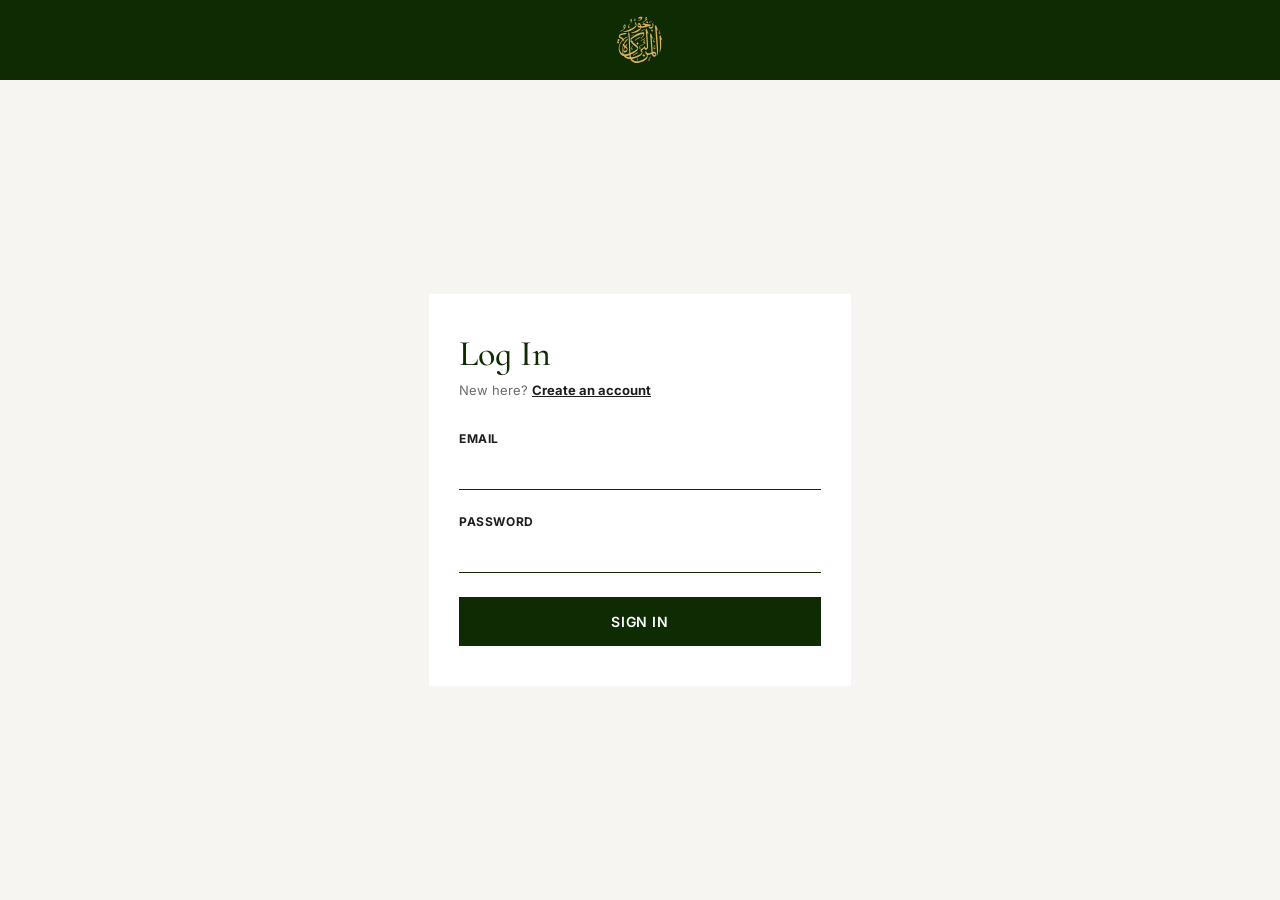
<file: login.html>
<!DOCTYPE html>
<html lang="en">
<head>
<meta charset="UTF-8">
<meta name="viewport" content="width=device-width, initial-scale=1.0">
<title>Sign In — Bakhoor Al Barkaah</title>

<link rel="preconnect" href="https://fonts.googleapis.com">
<link rel="preconnect" href="https://fonts.gstatic.com" crossorigin>
<link href="https://fonts.googleapis.com/css2?family=Cormorant+Infant:wght@300;500;700&family=Inter:wght@400;500;600;700&display=swap" rel="stylesheet">

<link rel="stylesheet" href="css/style.css">
<link rel="stylesheet" href="css/pages.css">
</head>
<body>

<div class="page-shell">
  <!-- Shared green nav bar (see .site-nav in pages.css); login drops the
       account/basket icons that order.html/signup.html still show. -->
  <nav class="site-nav">
    <a href="index.html" class="site-nav__logo" aria-label="Bakhoor Al Barkaah home">
      <img src="assets/icons/logo-emb-gold.svg" alt="Bakhoor Al Barkaah">
    </a>
  </nav>

  <main class="authpage">
    <div class="authcard">
      <h1 class="authcard__title">Log In</h1>
      <p class="authcard__sub">New here? <a href="signup.html">Create an account</a></p>

      <p class="form-error" id="formError"></p>

      <!-- Populated by js/api.js only if GOOGLE_CLIENT_ID is set server-side;
           .google-btn-slot:empty hides both this and the divider otherwise. -->
      <div class="google-btn-slot" id="googleSlot"></div>
      <div class="auth-divider" id="googleDivider" style="display:none;">or</div>

      <form id="loginForm" novalidate>
        <label class="field">
          <span>Email</span>
          <input type="email" name="email" required autocomplete="email">
        </label>
        <label class="field">
          <span>Password</span>
          <input type="password" name="password" required autocomplete="current-password">
        </label>
        <button type="submit" class="btn-solid">Sign in</button>
      </form>
    </div>
  </main>
</div>

<script src="js/api.js"></script>
<script src="js/auth.js"></script>
</body>
</html>
</file>
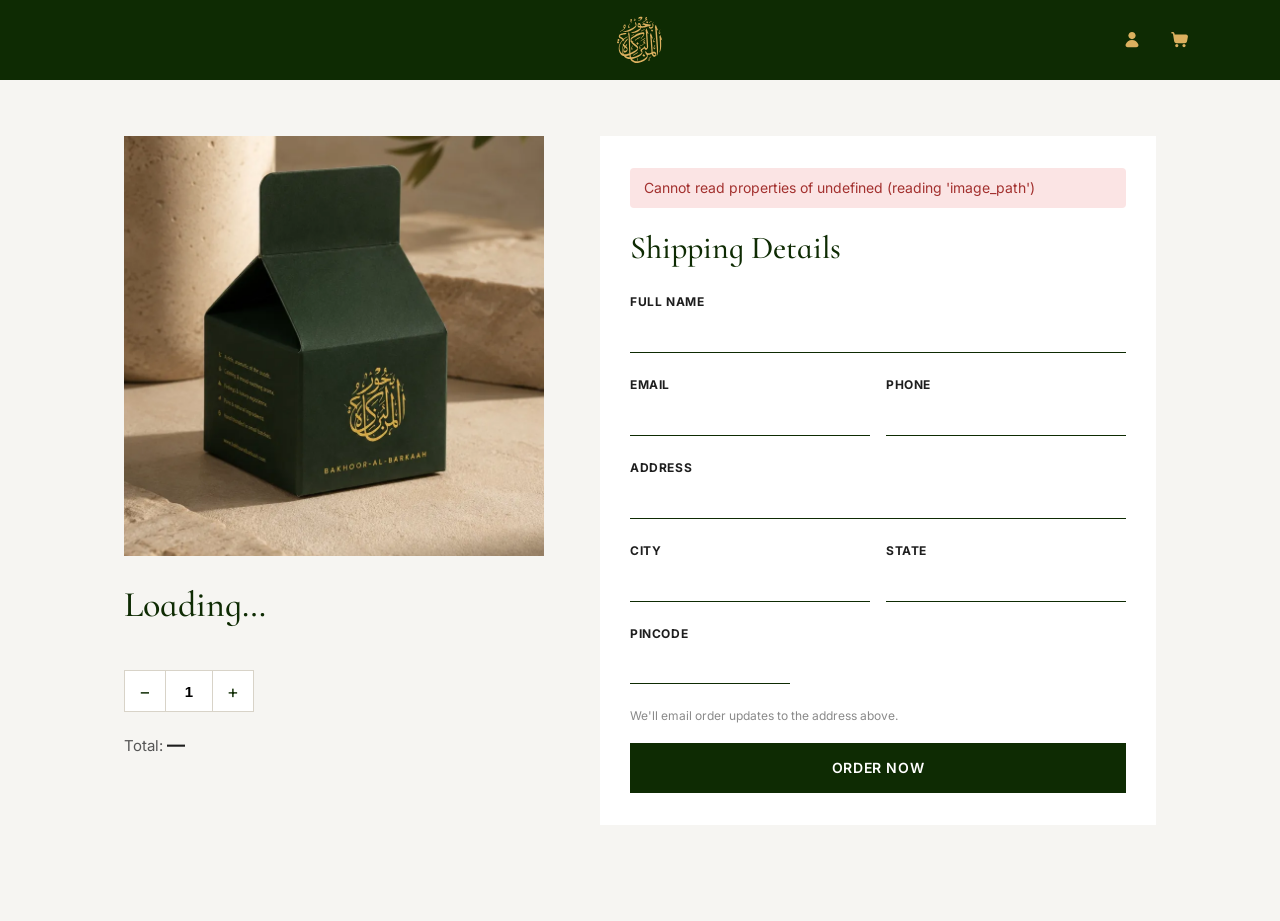
<file: order.html>
<!DOCTYPE html>
<html lang="en">
<head>
<meta charset="UTF-8">
<meta name="viewport" content="width=device-width, initial-scale=1.0">
<title>Order Now — Bakhoor Al Barkaah</title>

<link rel="preconnect" href="https://fonts.googleapis.com">
<link rel="preconnect" href="https://fonts.gstatic.com" crossorigin>
<link href="https://fonts.googleapis.com/css2?family=Cormorant+Infant:wght@300;500;700&family=Inter:wght@400;500;600;700&display=swap" rel="stylesheet">

<link rel="stylesheet" href="css/style.css">
<link rel="stylesheet" href="css/pages.css">
</head>
<body>

<div class="page-shell">
  <!-- Shared green nav bar (see .site-nav in pages.css) — same
       markup as login.html/signup.html so the chrome matches. -->
  <nav class="site-nav">
    <a href="index.html" class="site-nav__logo" aria-label="Bakhoor Al Barkaah home">
      <img src="assets/icons/logo-emb-gold.svg" alt="Bakhoor Al Barkaah">
    </a>
    <div class="site-nav__actions">
      <a href="login.html" id="navAccountLink" aria-label="My account">
        <img src="assets/icons/icon-people-gold.svg" alt="">
      </a>
      <a href="order.html" aria-label="Order now">
        <img src="assets/icons/icon-basket-gold.svg" alt="">
      </a>
    </div>
  </nav>

  <main class="order-page">
    <!-- Product summary — filled in by js/order.js from api/product.php,
         so the markup below starts empty/"Loading…" on first paint. -->
    <div class="order-summary">
      <div class="order-summary__image">
        <img id="productImage" src="assets-optimized/images/about/about-2.webp" alt="Product IMAGE">
      </div>
      <h1 class="order-summary__name" id="productName">Loading…</h1>
      <p class="order-summary__desc" id="productDesc"></p>
      <p class="order-summary__price" id="productPrice"></p>

      <div class="qty-stepper">
        <button type="button" id="qtyMinus" aria-label="Decrease quantity">−</button>
        <input type="text" id="qtyValue" value="1" inputmode="numeric" aria-label="Quantity">
        <button type="button" id="qtyPlus" aria-label="Increase quantity">+</button>
      </div>
      <p class="stock-notice" id="stockNotice" style="display:none;"></p>

      <p class="order-summary__total">Total: <strong id="orderTotal">—</strong></p>
    </div>

    <!-- Guest checkout only — no sign-in/create-account step. Submitting
         this form calls api/checkout.php then api/verify-payment.php,
         which also triggers the order-confirmation email. -->
    <div class="order-form-card">
      <!-- Shown only when DEMO_MODE is on in config/config.php -->
      <p class="demo-banner" id="demoBanner" style="display:none;">
        Payment is running in demo mode — no real charge will be made.
      </p>

      <p class="form-error" id="formError"></p>

      <form id="checkoutForm">
        <h2>Shipping Details</h2>
        <label class="field">
          <span>Full name</span>
          <input type="text" name="name" required autocomplete="name">
        </label>
        <div class="field-row">
          <label class="field">
            <span>Email</span>
            <input type="email" name="email" required autocomplete="email">
          </label>
          <label class="field">
            <span>Phone</span>
            <input type="tel" name="phone" required autocomplete="tel">
          </label>
        </div>
        <label class="field">
          <span>Address</span>
          <input type="text" name="address" required autocomplete="street-address">
        </label>
        <div class="field-row">
          <label class="field">
            <span>City</span>
            <input type="text" name="city" required autocomplete="address-level2">
          </label>
          <label class="field">
            <span>State</span>
            <input type="text" name="state" required autocomplete="address-level1">
          </label>
        </div>
        <label class="field">
          <span>Pincode</span>
          <input type="text" name="pincode" required autocomplete="postal-code" style="max-width: 160px;">
        </label>

        <p class="field-hint" style="margin-bottom:18px;">We'll email order updates to the address above.</p>

        <button type="submit" class="btn-solid" id="payButton">Order now</button>
      </form>
    </div>
  </main>
</div>

<!-- Fake "Razorpay" payment sheet, only ever shown in demo mode
     (see openDemoModal() in js/order.js) so checkout can be tested
     end-to-end without real payment gateway keys configured. -->
<div class="demo-modal-backdrop" id="demoModalBackdrop" style="display:none;">
  <div class="demo-modal" id="demoModal">
    <div class="demo-modal__spinner"></div>
    <h3>Demo payment</h3>
    <p>This simulates Razorpay checkout — no card details required.</p>
    <p class="demo-modal__amount" id="demoAmount">₹0</p>
    <div class="demo-modal__actions">
      <button type="button" class="btn-solid" id="demoPaySuccess">Pay ₹<span id="demoPayAmount">0</span></button>
      <button type="button" class="btn-solid" id="demoCancel" style="background:transparent;color:#6b6b6b;border-color:#d8d3c8;margin-top:10px;">Cancel</button>
    </div>
  </div>
</div>

<script src="https://checkout.razorpay.com/v1/checkout.js"></script>
<script src="js/api.js"></script>
<script src="js/order.js"></script>
</body>
</html>
</file>
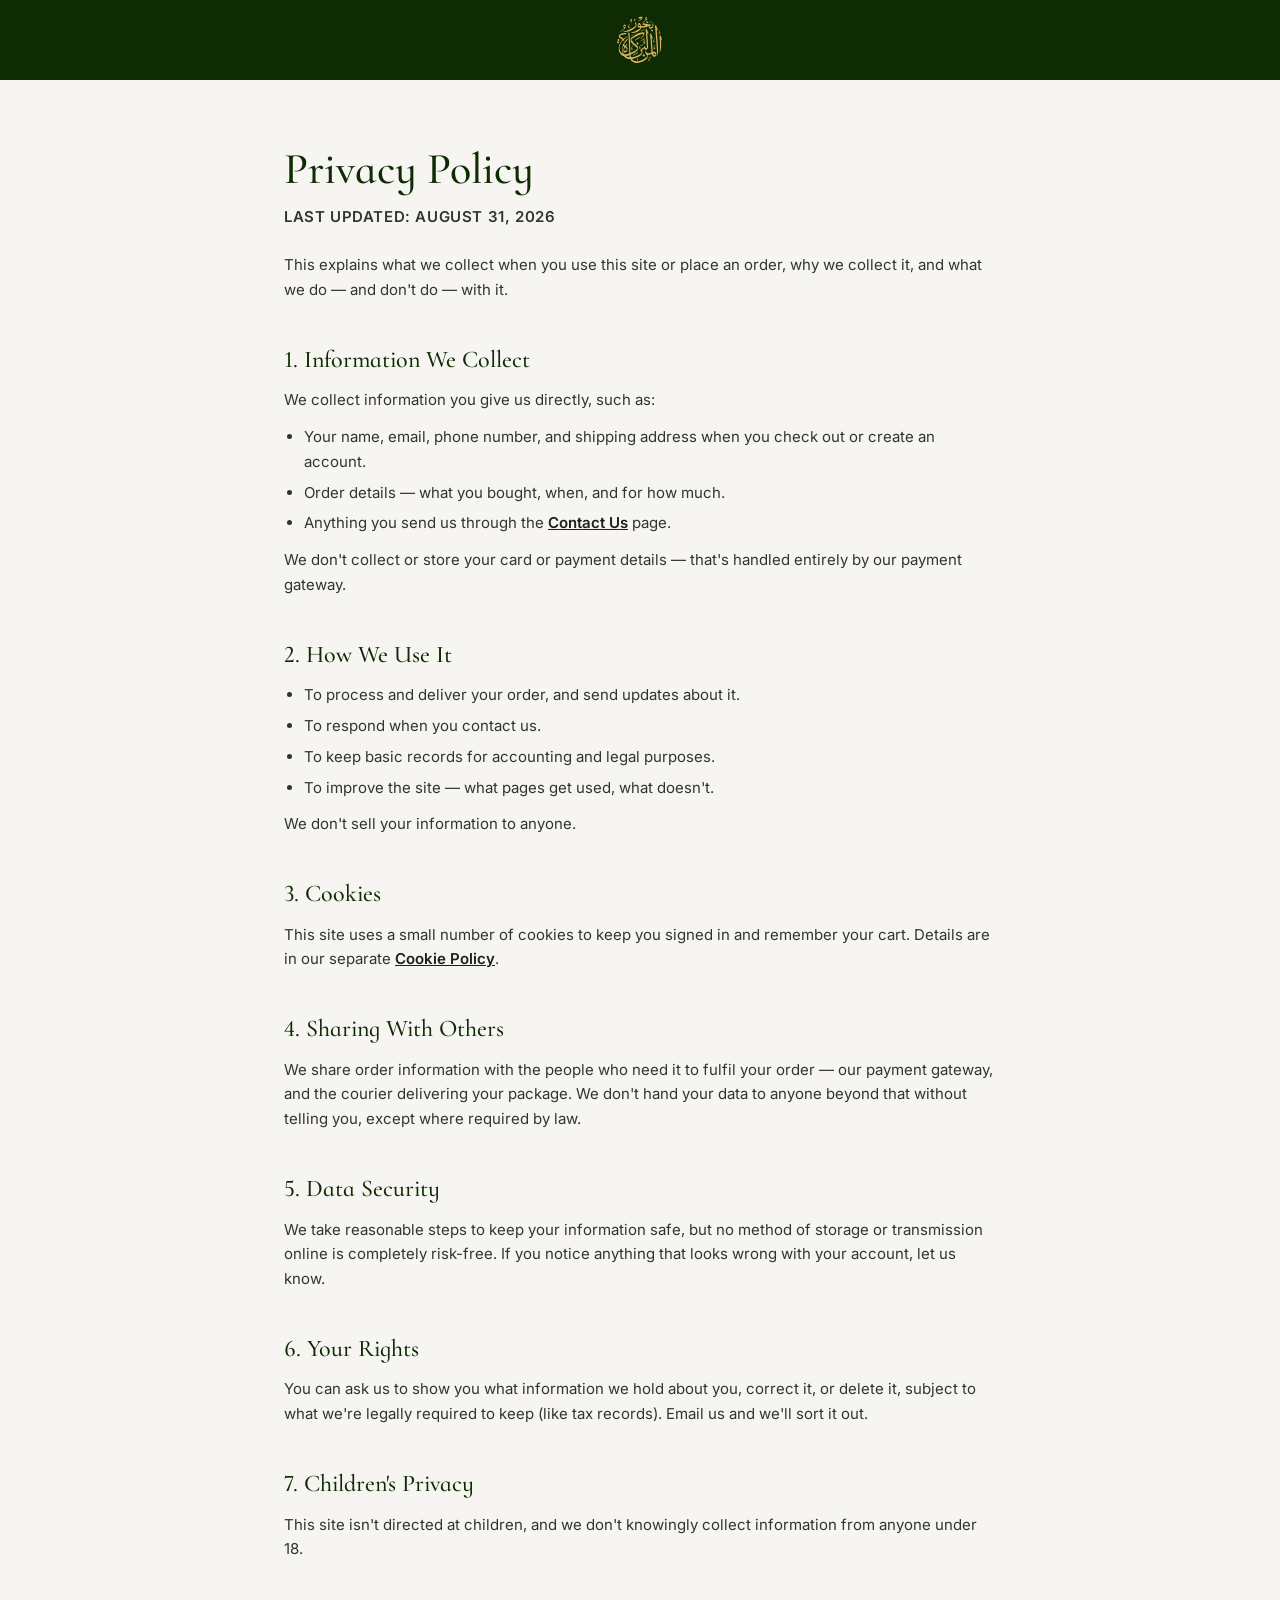
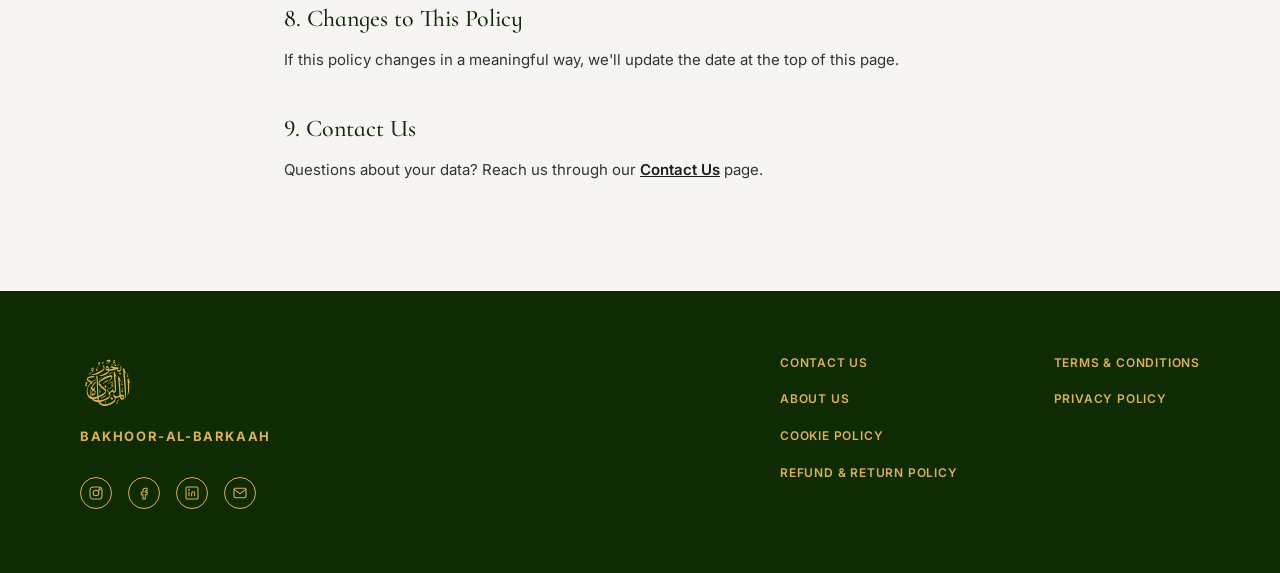
<file: privacy-policy.html>
<!DOCTYPE html>
<html lang="en">
<head>
<meta charset="UTF-8">
<meta name="viewport" content="width=device-width, initial-scale=1.0">
<title>Privacy Policy — Bakhoor Al Barkaah</title>
<meta name="description" content="How Bakhoor Al Barkaah collects, uses, and protects your personal information.">

<link rel="preconnect" href="https://fonts.googleapis.com">
<link rel="preconnect" href="https://fonts.gstatic.com" crossorigin>
<link href="https://fonts.googleapis.com/css2?family=Cormorant+Infant:wght@300;500;700&family=Inter:wght@400;500;600;700&display=swap" rel="stylesheet">

<link rel="stylesheet" href="css/style.css">
<link rel="stylesheet" href="css/pages.css">
</head>
<body>

<div class="page-shell">
  <nav class="site-nav">
    <a href="index.html" class="site-nav__logo" aria-label="Bakhoor Al Barkaah home">
      <img src="assets/icons/logo-emb-gold.svg" alt="Bakhoor Al Barkaah">
    </a>
  </nav>

  <main class="legal-page">
    <h1 class="legal-page__title">Privacy Policy</h1>
    <p class="legal-page__updated">Last updated: August 31, 2026</p>
    <p class="legal-page__lead">
      This explains what we collect when you use this site or place an order, why we collect it, and what we do — and don't do — with it.
    </p>

    <section>
      <h2>1. Information We Collect</h2>
      <p>We collect information you give us directly, such as:</p>
      <ul>
        <li>Your name, email, phone number, and shipping address when you check out or create an account.</li>
        <li>Order details — what you bought, when, and for how much.</li>
        <li>Anything you send us through the <a href="contact.html">Contact Us</a> page.</li>
      </ul>
      <p>We don't collect or store your card or payment details — that's handled entirely by our payment gateway.</p>
    </section>

    <section>
      <h2>2. How We Use It</h2>
      <ul>
        <li>To process and deliver your order, and send updates about it.</li>
        <li>To respond when you contact us.</li>
        <li>To keep basic records for accounting and legal purposes.</li>
        <li>To improve the site — what pages get used, what doesn't.</li>
      </ul>
      <p>We don't sell your information to anyone.</p>
    </section>

    <section>
      <h2>3. Cookies</h2>
      <p>
        This site uses a small number of cookies to keep you signed in and remember your cart. Details are in our separate <a href="cookie-policy.html">Cookie Policy</a>.
      </p>
    </section>

    <section>
      <h2>4. Sharing With Others</h2>
      <p>
        We share order information with the people who need it to fulfil your order — our payment gateway, and the courier delivering your package. We don't hand your data to anyone beyond that without telling you, except where required by law.
      </p>
    </section>

    <section>
      <h2>5. Data Security</h2>
      <p>
        We take reasonable steps to keep your information safe, but no method of storage or transmission online is completely risk-free. If you notice anything that looks wrong with your account, let us know.
      </p>
    </section>

    <section>
      <h2>6. Your Rights</h2>
      <p>
        You can ask us to show you what information we hold about you, correct it, or delete it, subject to what we're legally required to keep (like tax records). Email us and we'll sort it out.
      </p>
    </section>

    <section>
      <h2>7. Children's Privacy</h2>
      <p>
        This site isn't directed at children, and we don't knowingly collect information from anyone under 18.
      </p>
    </section>

    <section>
      <h2>8. Changes to This Policy</h2>
      <p>
        If this policy changes in a meaningful way, we'll update the date at the top of this page.
      </p>
    </section>

    <section>
      <h2>9. Contact Us</h2>
      <p>
        Questions about your data? Reach us through our <a href="contact.html">Contact Us</a> page.
      </p>
    </section>
  </main>

  <footer class="site-footer">
    <div class="site-footer__top">
      <div class="site-footer__brand">
        <img src="assets/icons/logo-emb-gold.svg" alt="Bakhoor Al Barkaah">
        <p class="site-footer__wordmark">Bakhoor-Al-Barkaah</p>
        <div class="site-footer__social">
          <a href="#" aria-label="Instagram">
            <svg viewBox="0 0 24 24" fill="none" stroke="currentColor" stroke-width="1.6"><rect x="3" y="3" width="18" height="18" rx="5"/><circle cx="12" cy="12" r="4.2"/><circle cx="17.3" cy="6.7" r="1"/></svg>
          </a>
          <a href="#" aria-label="Facebook">
            <svg viewBox="0 0 24 24" fill="none" stroke="currentColor" stroke-width="1.6"><path d="M14 8.5h2.5V5H14c-2 0-3.5 1.5-3.5 3.5V11H8v3.5h2.5V21H14v-6.5h2.5l.5-3.5h-3V9c0-.3.2-.5.5-.5z"/></svg>
          </a>
          <a href="#" aria-label="LinkedIn">
            <svg viewBox="0 0 24 24" fill="none" stroke="currentColor" stroke-width="1.6"><rect x="3" y="3" width="18" height="18" rx="2"/><line x1="7.5" y1="10" x2="7.5" y2="17"/><circle cx="7.5" cy="7" r="0.6" fill="currentColor"/><path d="M11.5 17v-4.5c0-1.4 1-2.3 2.3-2.3s2.2.9 2.2 2.3V17"/></svg>
          </a>
          <a href="#" aria-label="Email">
            <svg viewBox="0 0 24 24" fill="none" stroke="currentColor" stroke-width="1.6"><rect x="3" y="5" width="18" height="14" rx="2"/><path d="M3 6.5l9 6.5 9-6.5"/></svg>
          </a>
        </div>
      </div>

      <div class="site-footer__links">
        <div class="site-footer__col">
          <a href="contact.html">Contact Us</a>
          <a href="about.html">About Us</a>
          <a href="cookie-policy.html">Cookie Policy</a>
          <a href="refund-policy.html">Refund &amp; Return Policy</a>
        </div>
        <div class="site-footer__col">
          <a href="terms.html">Terms &amp; Conditions</a>
          <a href="privacy-policy.html">Privacy Policy</a>
        </div>
      </div>
    </div>
  </footer>
</div>

</body>
</html>
</file>
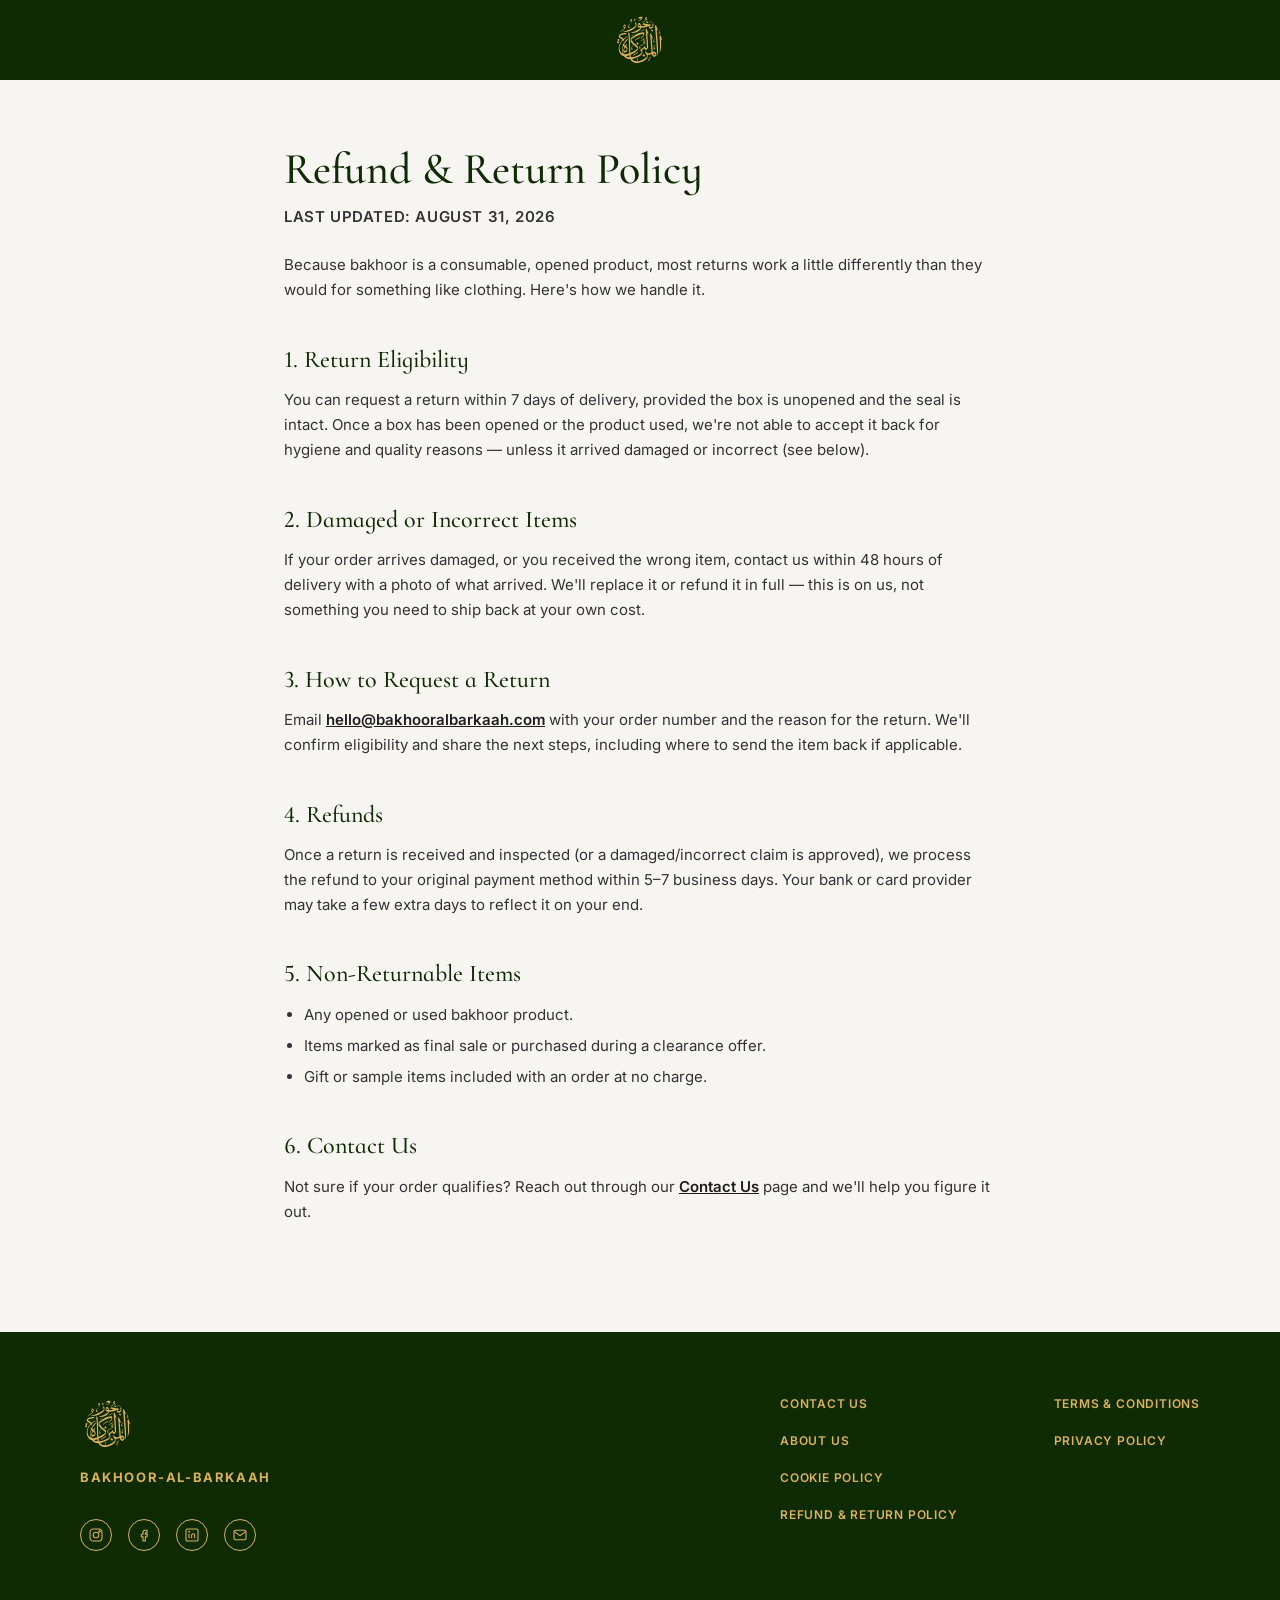
<file: refund-policy.html>
<!DOCTYPE html>
<html lang="en">
<head>
<meta charset="UTF-8">
<meta name="viewport" content="width=device-width, initial-scale=1.0">
<title>Refund & Return Policy — Bakhoor Al Barkaah</title>
<meta name="description" content="How returns, refunds, and damaged or incorrect orders are handled at Bakhoor Al Barkaah.">

<link rel="preconnect" href="https://fonts.googleapis.com">
<link rel="preconnect" href="https://fonts.gstatic.com" crossorigin>
<link href="https://fonts.googleapis.com/css2?family=Cormorant+Infant:wght@300;500;700&family=Inter:wght@400;500;600;700&display=swap" rel="stylesheet">

<link rel="stylesheet" href="css/style.css">
<link rel="stylesheet" href="css/pages.css">
</head>
<body>

<div class="page-shell">
  <nav class="site-nav">
    <a href="index.html" class="site-nav__logo" aria-label="Bakhoor Al Barkaah home">
      <img src="assets/icons/logo-emb-gold.svg" alt="Bakhoor Al Barkaah">
    </a>
  </nav>

  <main class="legal-page">
    <h1 class="legal-page__title">Refund &amp; Return Policy</h1>
    <p class="legal-page__updated">Last updated: August 31, 2026</p>
    <p class="legal-page__lead">
      Because bakhoor is a consumable, opened product, most returns work a little differently than they would for something like clothing. Here's how we handle it.
    </p>

    <section>
      <h2>1. Return Eligibility</h2>
      <p>
        You can request a return within 7 days of delivery, provided the box is unopened and the seal is intact. Once a box has been opened or the product used, we're not able to accept it back for hygiene and quality reasons — unless it arrived damaged or incorrect (see below).
      </p>
    </section>

    <section>
      <h2>2. Damaged or Incorrect Items</h2>
      <p>
        If your order arrives damaged, or you received the wrong item, contact us within 48 hours of delivery with a photo of what arrived. We'll replace it or refund it in full — this is on us, not something you need to ship back at your own cost.
      </p>
    </section>

    <section>
      <h2>3. How to Request a Return</h2>
      <p>
        Email <a href="mailto:hello@bakhooralbarkaah.com">hello@bakhooralbarkaah.com</a> with your order number and the reason for the return. We'll confirm eligibility and share the next steps, including where to send the item back if applicable.
      </p>
    </section>

    <section>
      <h2>4. Refunds</h2>
      <p>
        Once a return is received and inspected (or a damaged/incorrect claim is approved), we process the refund to your original payment method within 5–7 business days. Your bank or card provider may take a few extra days to reflect it on your end.
      </p>
    </section>

    <section>
      <h2>5. Non-Returnable Items</h2>
      <ul>
        <li>Any opened or used bakhoor product.</li>
        <li>Items marked as final sale or purchased during a clearance offer.</li>
        <li>Gift or sample items included with an order at no charge.</li>
      </ul>
    </section>

    <section>
      <h2>6. Contact Us</h2>
      <p>
        Not sure if your order qualifies? Reach out through our <a href="contact.html">Contact Us</a> page and we'll help you figure it out.
      </p>
    </section>
  </main>

  <footer class="site-footer">
    <div class="site-footer__top">
      <div class="site-footer__brand">
        <img src="assets/icons/logo-emb-gold.svg" alt="Bakhoor Al Barkaah">
        <p class="site-footer__wordmark">Bakhoor-Al-Barkaah</p>
        <div class="site-footer__social">
          <a href="#" aria-label="Instagram">
            <svg viewBox="0 0 24 24" fill="none" stroke="currentColor" stroke-width="1.6"><rect x="3" y="3" width="18" height="18" rx="5"/><circle cx="12" cy="12" r="4.2"/><circle cx="17.3" cy="6.7" r="1"/></svg>
          </a>
          <a href="#" aria-label="Facebook">
            <svg viewBox="0 0 24 24" fill="none" stroke="currentColor" stroke-width="1.6"><path d="M14 8.5h2.5V5H14c-2 0-3.5 1.5-3.5 3.5V11H8v3.5h2.5V21H14v-6.5h2.5l.5-3.5h-3V9c0-.3.2-.5.5-.5z"/></svg>
          </a>
          <a href="#" aria-label="LinkedIn">
            <svg viewBox="0 0 24 24" fill="none" stroke="currentColor" stroke-width="1.6"><rect x="3" y="3" width="18" height="18" rx="2"/><line x1="7.5" y1="10" x2="7.5" y2="17"/><circle cx="7.5" cy="7" r="0.6" fill="currentColor"/><path d="M11.5 17v-4.5c0-1.4 1-2.3 2.3-2.3s2.2.9 2.2 2.3V17"/></svg>
          </a>
          <a href="#" aria-label="Email">
            <svg viewBox="0 0 24 24" fill="none" stroke="currentColor" stroke-width="1.6"><rect x="3" y="5" width="18" height="14" rx="2"/><path d="M3 6.5l9 6.5 9-6.5"/></svg>
          </a>
        </div>
      </div>

      <div class="site-footer__links">
        <div class="site-footer__col">
          <a href="contact.html">Contact Us</a>
          <a href="about.html">About Us</a>
          <a href="cookie-policy.html">Cookie Policy</a>
          <a href="refund-policy.html">Refund &amp; Return Policy</a>
        </div>
        <div class="site-footer__col">
          <a href="terms.html">Terms &amp; Conditions</a>
          <a href="privacy-policy.html">Privacy Policy</a>
        </div>
      </div>
    </div>
  </footer>
</div>

</body>
</html>
</file>
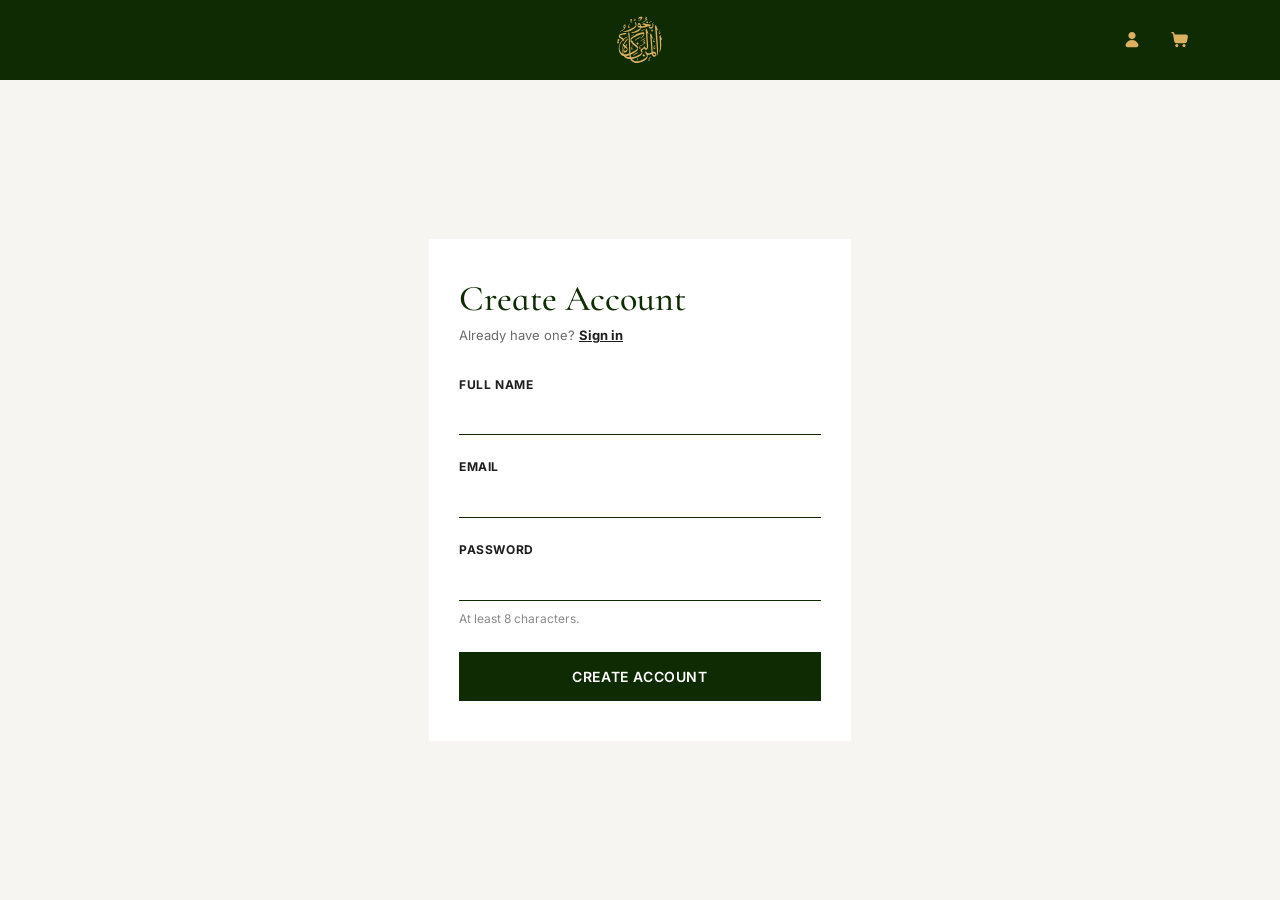
<file: signup.html>
<!DOCTYPE html>
<html lang="en">
<head>
<meta charset="UTF-8">
<meta name="viewport" content="width=device-width, initial-scale=1.0">
<title>Create Account — Bakhoor Al Barkaah</title>

<link rel="preconnect" href="https://fonts.googleapis.com">
<link rel="preconnect" href="https://fonts.gstatic.com" crossorigin>
<link href="https://fonts.googleapis.com/css2?family=Cormorant+Infant:wght@300;500;700&family=Inter:wght@400;500;600;700&display=swap" rel="stylesheet">

<link rel="stylesheet" href="css/style.css">
<link rel="stylesheet" href="css/pages.css">
</head>
<body>

<div class="page-shell">
  <!-- Shared green nav bar (see .site-nav in pages.css) — same
       markup as login.html/order.html so the chrome matches. -->
  <nav class="site-nav">
    <a href="index.html" class="site-nav__logo" aria-label="Bakhoor Al Barkaah home">
      <img src="assets/icons/logo-emb-gold.svg" alt="Bakhoor Al Barkaah">
    </a>
    <div class="site-nav__actions">
      <a href="login.html" aria-label="My account">
        <img src="assets/icons/icon-people-gold.svg" alt="">
      </a>
      <a href="order.html" aria-label="Order now">
        <img src="assets/icons/icon-basket-gold.svg" alt="">
      </a>
    </div>
  </nav>

  <main class="authpage">
    <div class="authcard">
      <h1 class="authcard__title">Create Account</h1>
      <p class="authcard__sub">Already have one? <a href="login.html">Sign in</a></p>

      <p class="form-error" id="formError"></p>

      <!-- Populated by js/api.js only if GOOGLE_CLIENT_ID is set server-side;
           .google-btn-slot:empty hides both this and the divider otherwise. -->
      <div class="google-btn-slot" id="googleSlot"></div>
      <div class="auth-divider" id="googleDivider" style="display:none;">or</div>

      <form id="signupForm" novalidate>
        <label class="field">
          <span>Full name</span>
          <input type="text" name="name" required autocomplete="name">
        </label>
        <label class="field">
          <span>Email</span>
          <input type="email" name="email" required autocomplete="email">
        </label>
        <label class="field">
          <span>Password</span>
          <input type="password" name="password" required autocomplete="new-password" minlength="8">
          <span class="field-hint">At least 8 characters.</span>
        </label>
        <button type="submit" class="btn-solid">Create account</button>
      </form>
    </div>
  </main>
</div>

<script src="js/api.js"></script>
<script src="js/auth.js"></script>
</body>
</html>
</file>
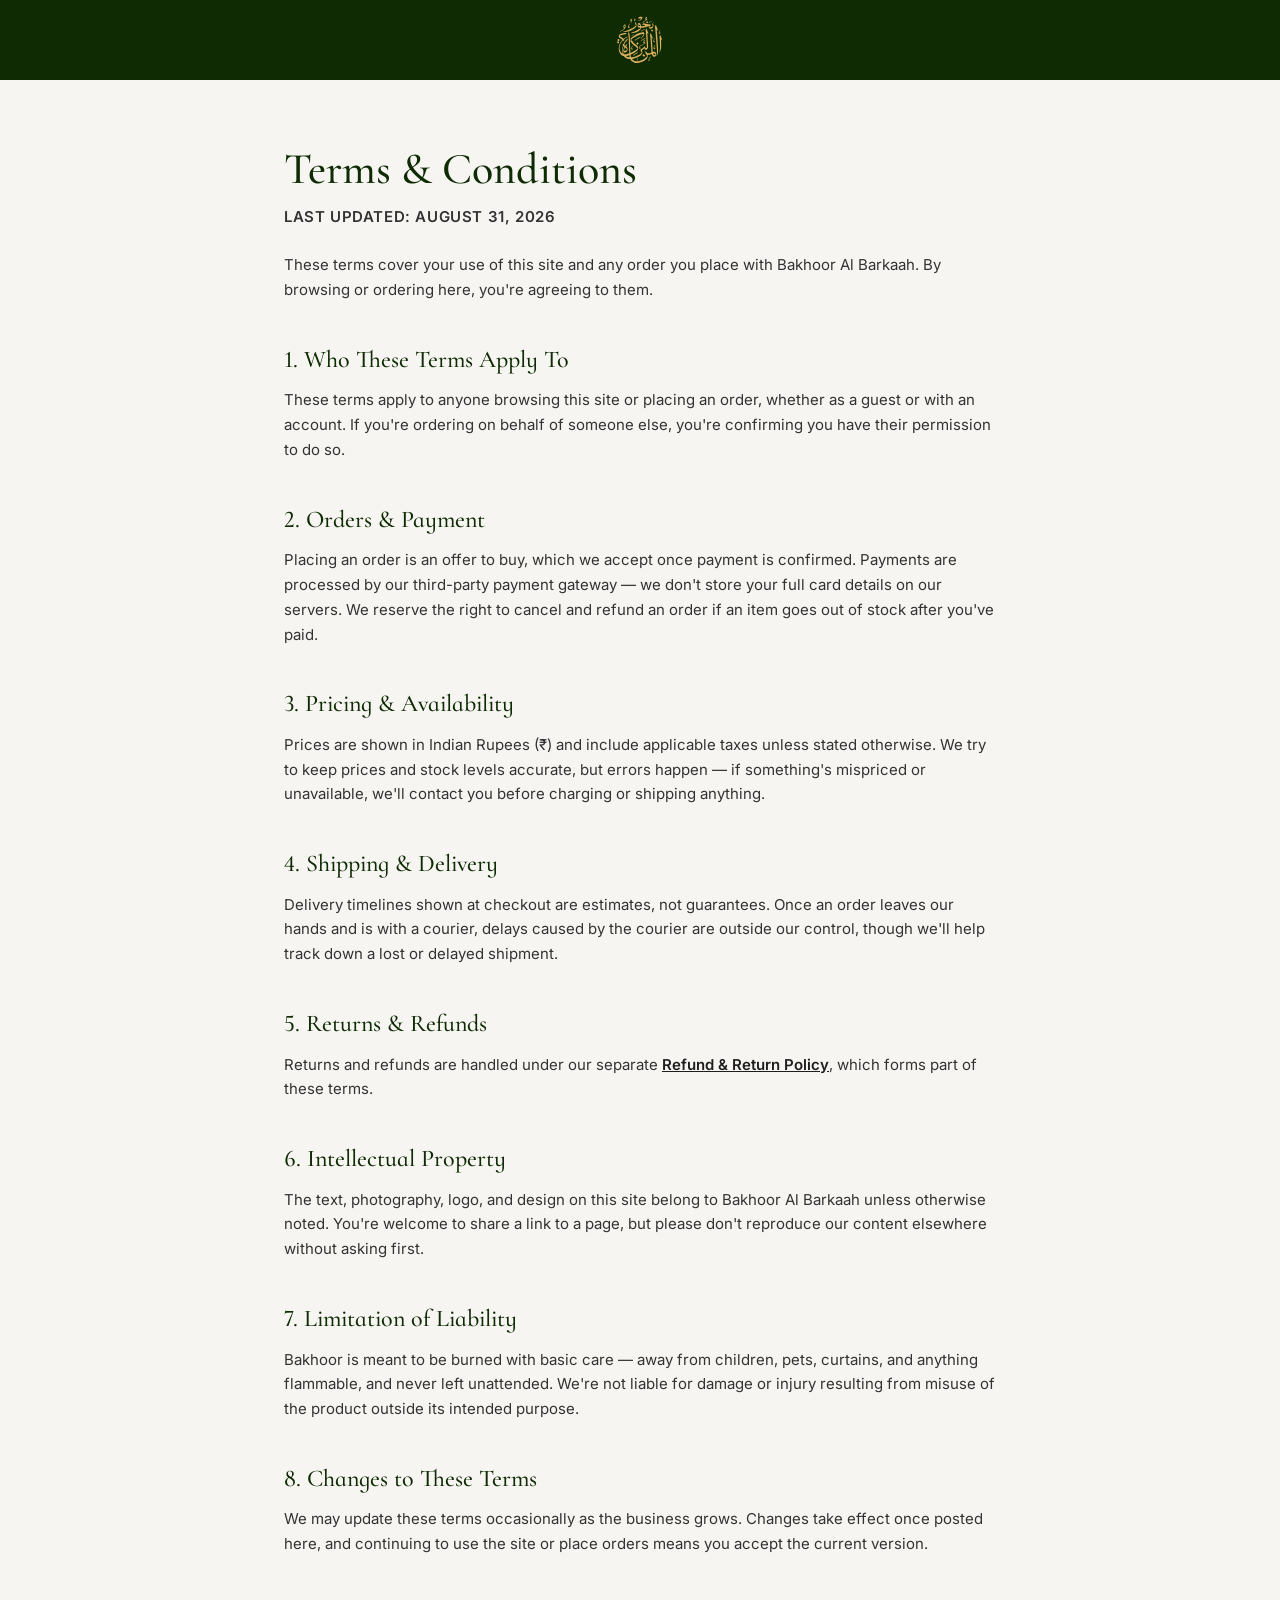
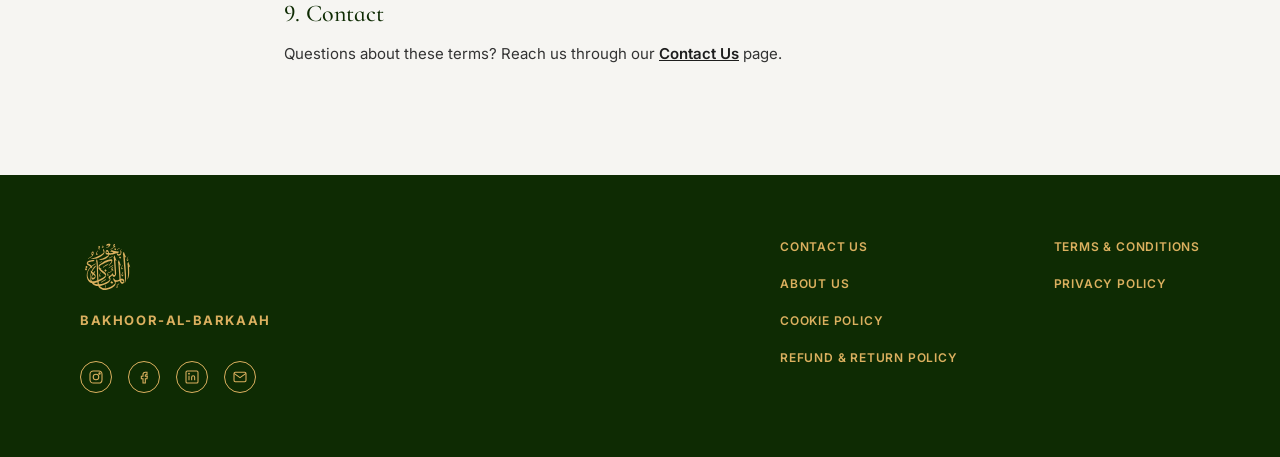
<file: terms.html>
<!DOCTYPE html>
<html lang="en">
<head>
<meta charset="UTF-8">
<meta name="viewport" content="width=device-width, initial-scale=1.0">
<title>Terms & Conditions — Bakhoor Al Barkaah</title>
<meta name="description" content="The terms that govern orders placed with Bakhoor Al Barkaah and use of this site.">

<link rel="preconnect" href="https://fonts.googleapis.com">
<link rel="preconnect" href="https://fonts.gstatic.com" crossorigin>
<link href="https://fonts.googleapis.com/css2?family=Cormorant+Infant:wght@300;500;700&family=Inter:wght@400;500;600;700&display=swap" rel="stylesheet">

<link rel="stylesheet" href="css/style.css">
<link rel="stylesheet" href="css/pages.css">
</head>
<body>

<div class="page-shell">
  <nav class="site-nav">
    <a href="index.html" class="site-nav__logo" aria-label="Bakhoor Al Barkaah home">
      <img src="assets/icons/logo-emb-gold.svg" alt="Bakhoor Al Barkaah">
    </a>
  </nav>

  <main class="legal-page">
    <h1 class="legal-page__title">Terms &amp; Conditions</h1>
    <p class="legal-page__updated">Last updated: August 31, 2026</p>
    <p class="legal-page__lead">
      These terms cover your use of this site and any order you place with Bakhoor Al Barkaah. By browsing or ordering here, you're agreeing to them.
    </p>

    <section>
      <h2>1. Who These Terms Apply To</h2>
      <p>
        These terms apply to anyone browsing this site or placing an order, whether as a guest or with an account. If you're ordering on behalf of someone else, you're confirming you have their permission to do so.
      </p>
    </section>

    <section>
      <h2>2. Orders &amp; Payment</h2>
      <p>
        Placing an order is an offer to buy, which we accept once payment is confirmed. Payments are processed by our third-party payment gateway — we don't store your full card details on our servers. We reserve the right to cancel and refund an order if an item goes out of stock after you've paid.
      </p>
    </section>

    <section>
      <h2>3. Pricing &amp; Availability</h2>
      <p>
        Prices are shown in Indian Rupees (₹) and include applicable taxes unless stated otherwise. We try to keep prices and stock levels accurate, but errors happen — if something's mispriced or unavailable, we'll contact you before charging or shipping anything.
      </p>
    </section>

    <section>
      <h2>4. Shipping &amp; Delivery</h2>
      <p>
        Delivery timelines shown at checkout are estimates, not guarantees. Once an order leaves our hands and is with a courier, delays caused by the courier are outside our control, though we'll help track down a lost or delayed shipment.
      </p>
    </section>

    <section>
      <h2>5. Returns &amp; Refunds</h2>
      <p>
        Returns and refunds are handled under our separate <a href="refund-policy.html">Refund &amp; Return Policy</a>, which forms part of these terms.
      </p>
    </section>

    <section>
      <h2>6. Intellectual Property</h2>
      <p>
        The text, photography, logo, and design on this site belong to Bakhoor Al Barkaah unless otherwise noted. You're welcome to share a link to a page, but please don't reproduce our content elsewhere without asking first.
      </p>
    </section>

    <section>
      <h2>7. Limitation of Liability</h2>
      <p>
        Bakhoor is meant to be burned with basic care — away from children, pets, curtains, and anything flammable, and never left unattended. We're not liable for damage or injury resulting from misuse of the product outside its intended purpose.
      </p>
    </section>

    <section>
      <h2>8. Changes to These Terms</h2>
      <p>
        We may update these terms occasionally as the business grows. Changes take effect once posted here, and continuing to use the site or place orders means you accept the current version.
      </p>
    </section>

    <section>
      <h2>9. Contact</h2>
      <p>
        Questions about these terms? Reach us through our <a href="contact.html">Contact Us</a> page.
      </p>
    </section>
  </main>

  <footer class="site-footer">
    <div class="site-footer__top">
      <div class="site-footer__brand">
        <img src="assets/icons/logo-emb-gold.svg" alt="Bakhoor Al Barkaah">
        <p class="site-footer__wordmark">Bakhoor-Al-Barkaah</p>
        <div class="site-footer__social">
          <a href="#" aria-label="Instagram">
            <svg viewBox="0 0 24 24" fill="none" stroke="currentColor" stroke-width="1.6"><rect x="3" y="3" width="18" height="18" rx="5"/><circle cx="12" cy="12" r="4.2"/><circle cx="17.3" cy="6.7" r="1"/></svg>
          </a>
          <a href="#" aria-label="Facebook">
            <svg viewBox="0 0 24 24" fill="none" stroke="currentColor" stroke-width="1.6"><path d="M14 8.5h2.5V5H14c-2 0-3.5 1.5-3.5 3.5V11H8v3.5h2.5V21H14v-6.5h2.5l.5-3.5h-3V9c0-.3.2-.5.5-.5z"/></svg>
          </a>
          <a href="#" aria-label="LinkedIn">
            <svg viewBox="0 0 24 24" fill="none" stroke="currentColor" stroke-width="1.6"><rect x="3" y="3" width="18" height="18" rx="2"/><line x1="7.5" y1="10" x2="7.5" y2="17"/><circle cx="7.5" cy="7" r="0.6" fill="currentColor"/><path d="M11.5 17v-4.5c0-1.4 1-2.3 2.3-2.3s2.2.9 2.2 2.3V17"/></svg>
          </a>
          <a href="#" aria-label="Email">
            <svg viewBox="0 0 24 24" fill="none" stroke="currentColor" stroke-width="1.6"><rect x="3" y="5" width="18" height="14" rx="2"/><path d="M3 6.5l9 6.5 9-6.5"/></svg>
          </a>
        </div>
      </div>

      <div class="site-footer__links">
        <div class="site-footer__col">
          <a href="contact.html">Contact Us</a>
          <a href="about.html">About Us</a>
          <a href="cookie-policy.html">Cookie Policy</a>
          <a href="refund-policy.html">Refund &amp; Return Policy</a>
        </div>
        <div class="site-footer__col">
          <a href="terms.html">Terms &amp; Conditions</a>
          <a href="privacy-policy.html">Privacy Policy</a>
        </div>
      </div>
    </div>
  </footer>
</div>

</body>
</html>
</file>
<file: css/style.css>
/* =================================================
   style.css
   Global tokens/reset + everything on the homepage
   (index.html): hero, about, occasions carousel,
   hadith quote, stories, feature sections, footer.
   Non-hero pages (login/order/signup) additionally
   load pages.css for their own chrome.
================================================= */

/* ---------------------------------------------
   Reset
--------------------------------------------- */
*,
*::before,
*::after {
  box-sizing: border-box;
  margin: 0;
  padding: 0;
}

html {
  scroll-behavior: smooth;
}

body {
  min-height: 100vh;
  font-family: var(--font-sans);
  color: var(--color-white);
  background: var(--color-overlay);
  line-height: 1.4;
  -webkit-font-smoothing: antialiased;
}

img {
  display: block;
  max-width: 100%;
}

a {
  color: inherit;
  text-decoration: none;
}

button {
  font: inherit;
  cursor: pointer;
}

/* ---------------------------------------------
   Tokens
--------------------------------------------- */
:root {
  --color-white: #ffffff;
  --color-dark-text: #1e1e1e;
  --color-overlay: #2e2424;
  --color-gold: #b78a4a;
  --color-gold-light: #dbb05f;
  --color-green: #0e2b03;
  --color-body-text: #333333;
  --color-placeholder: #e6e6e6;

  --font-serif: 'Cormorant Infant', 'Times New Roman', serif;
  --font-sans: 'Inter', -apple-system, BlinkMacSystemFont, 'Segoe UI', sans-serif;

  --ease-out: cubic-bezier(0.16, 1, 0.3, 1);
}

@media (prefers-reduced-motion: reduce) {
  *,
  *::before,
  *::after {
    animation-duration: 0.01ms !important;
    animation-iteration-count: 1 !important;
    transition-duration: 0.01ms !important;
    scroll-behavior: auto !important;
  }
}

/* ---------------------------------------------
   Hero
--------------------------------------------- */
.hero {
  position: relative;
  isolation: isolate;
  width: 100%;
  height: 100vh;
  height: 100dvh;
  min-height: 560px;
  overflow: hidden;
  color: var(--color-white);
  background-image:
    url('../assets-optimized/images/hero/hero-gradient-fade.webp'),
    url('../assets-optimized/images/hero/hero-gradient-vignette.webp'),
    url('../assets-optimized/images/hero/hero-background.webp');
  background-size: cover, cover, cover;
  /* Anchored bottom-right — that's where the product box sits in the
     photo, so on unusually tall/narrow desktop windows "cover" crops
     away from the top/left instead of cutting the box off. */
  background-position: right bottom, right bottom, right bottom;
  background-repeat: no-repeat, no-repeat, no-repeat;
}

/* ---- Nav ---- */
.hero__nav {
  position: absolute;
  top: 0;
  left: 0;
  right: 0;
  z-index: 2; /* .hero__content is also positioned and comes after in the DOM, so without
                 this it paints on top and its (invisible) padding swallows nav clicks */
  display: flex;
  align-items: center;
  justify-content: flex-end;
  height: 80px;
  padding: 0 80px;
}

.hero__logo {
  position: absolute;
  left: 50%;
  top: 50%;
  transform: translate(-50%, -50%);
  width: 56px;
  height: 56px;
  display: flex;
  align-items: center;
  justify-content: center;
}

.hero__logo img {
  width: 100%;
  height: 100%;
}

.hero__nav-actions {
  display: flex;
  align-items: center;
  gap: 8px;
}

.hero__icon-btn {
  display: flex;
  align-items: center;
  justify-content: center;
  width: 40px;
  height: 40px;
  border-radius: 50%;
  transition: background-color 0.3s var(--ease-out), transform 0.3s var(--ease-out);
}

.hero__icon-btn img {
  width: 32px;
  height: 32px;
}

.hero__icon-btn:hover,
.hero__icon-btn:focus-visible {
  background-color: rgba(255, 255, 255, 0.14);
}

/* ---- Content ---- */
.hero__content {
  position: relative;
  display: flex;
  flex-direction: column;
  align-items: flex-start;
  gap: 32px;
  padding: 265px 80px 0;
}

.hero__heading {
  font-family: var(--font-serif);
  font-size: 68px;
  line-height: 1;
  letter-spacing: 0.01em;
  text-transform: uppercase;
  animation: hero-rise 0.9s var(--ease-out) both;
}

.hero__heading-line {
  display: block;
}

@media (min-width: 641px) {
  .hero__heading-line {
    white-space: nowrap;
  }
}

.hero__heading-line--light {
  font-weight: 300;
}

.hero__heading-line--bold {
  font-weight: 700;
}

.hero__subtext {
  font-size: 16px;
  line-height: 1.4;
  max-width: 418px;
  color: rgba(255, 255, 255, 0.92);
  animation: hero-rise 0.9s var(--ease-out) 0.12s both;
}

.hero__cta {
  animation: hero-rise 0.9s var(--ease-out) 0.24s both;
}

@keyframes hero-rise {
  from {
    opacity: 0;
    transform: translateY(16px);
  }
  to {
    opacity: 1;
    transform: translateY(0);
  }
}

/* ---------------------------------------------
   Buttons
--------------------------------------------- */
.btn {
  display: inline-flex;
  align-items: center;
  justify-content: center;
  width: 160px;
  padding: 16px 20px;
  border: 1px solid var(--color-white);
  font-family: var(--font-sans);
  font-size: 14px;
  font-weight: 600;
  letter-spacing: 1.12px;
  text-transform: uppercase;
  white-space: nowrap;
  transition: background-color 0.35s var(--ease-out),
    color 0.35s var(--ease-out),
    border-color 0.35s var(--ease-out),
    transform 0.35s var(--ease-out),
    box-shadow 0.35s var(--ease-out);
}

.btn--primary {
  background-color: var(--color-white);
  color: var(--color-dark-text);
}

.btn--primary:hover,
.btn--primary:focus-visible {
  transform: translateY(-3px);
  box-shadow: 0 10px 24px rgba(0, 0, 0, 0.25);
}

.btn--primary:active {
  transform: translateY(-1px);
  box-shadow: 0 4px 12px rgba(0, 0, 0, 0.2);
}

/* ---------------------------------------------
   Responsive
--------------------------------------------- */
@media (max-width: 1400px) {
  .hero__heading {
    font-size: 48px;
  }

  .hero__content {
    padding: 140px 40px 0;
  }

  /* The desktop photo is landscape (1920x1080) — cropped to "cover" a
     tall narrow screen (tablets in portrait like iPad Air/Pro, down to
     phones, and laptop windows up to 1400px), it squeezes down to a
     sliver and pushes the product box far from the text. These -tablet
     assets are a portrait shot instead (see assets/images/hero/) —
     overridden again below with an even taller -mobile crop once
     phone-sized text kicks in at max-width:640px. Anchored bottom-right,
     same as the base .hero rule, so the box+bowl are never the part
     that gets cropped — cover always crops from the top/left instead. */
  .hero {
    background-image:
      url('../assets-optimized/images/hero/hero-gradient-fade-tablet.webp'),
      url('../assets-optimized/images/hero/hero-gradient-vignette-tablet.webp'),
      url('../assets-optimized/images/hero/hero-background-tablet.webp');
    background-size: cover, cover, cover;
    background-position: right bottom, right bottom, right bottom;
  }
}

@media (max-width: 900px) {
  .hero {
    min-height: 640px;
  }

  .hero__nav {
    justify-content: space-between;
    padding: 0 24px;
  }

  .hero__logo {
    position: static;
    transform: none;
  }
}

@media (max-width: 640px) {
  .hero__heading {
    font-size: 36px;
  }

  .hero__content {
    padding: 100px 24px 0;
    gap: 20px;
  }

  /* Phones — overrides the tablet photo set above with a taller crop
     built for narrower screens. Same cover/bottom-right anchoring. */
  .hero {
    background-image:
      url('../assets-optimized/images/hero/hero-gradient-fade-mobile.webp'),
      url('../assets-optimized/images/hero/hero-gradient-vignette-mobile.webp'),
      url('../assets-optimized/images/hero/hero-background-mobile.webp');
  }
}

@media (max-width: 560px) {
  .hero__subtext {
    max-width: 100%;
  }

  .btn {
    width: 100%;
    max-width: 220px;
  }
}

/* ---------------------------------------------
   About
--------------------------------------------- */
.about {
  background: var(--color-white);
  padding: 72px 80px;
}

.about__header {
  display: flex;
  align-items: flex-start;
  justify-content: space-between;
  gap: 48px;
}

.about__heading {
  font-family: var(--font-serif);
  font-weight: 500;
  font-size: 68px;
  line-height: 1;
  color: var(--color-green);
  white-space: nowrap;
}

.about__text {
  font-family: var(--font-sans);
  font-size: 16px;
  line-height: 1.4;
  color: var(--color-body-text);
  max-width: 418px;
}

/* ---- Photo gallery ----
   3-column collage: one tall product shot, one narrow
   column (placeholder + bowl photo), one wide column
   (placeholder + lifestyle photo). Aspect ratios below
   keep each tile's proportions steady while its
   column/row width changes across breakpoints. */
.about__gallery {
  display: grid;
  grid-template-columns: 523fr 305fr 413fr;
  gap: 20px;
  margin-top: 120px;
}

.about__col {
  display: flex;
  flex-direction: column;
  gap: 20px;
}

.about__tile {
  overflow: hidden;
  background: var(--color-dark-text);
}

.about__tile img {
  width: 100%;
  height: 100%;
  object-fit: cover;
}

.about__tile--box {
  aspect-ratio: 523 / 530;
}

.about__col .about__tile--placeholder {
  aspect-ratio: 305 / 310;
}

.about__tile--bowl {
  aspect-ratio: 305 / 200;
}

.about__col--wide .about__tile--placeholder {
  aspect-ratio: 413 / 217;
}

.about__tile--lifestyle {
  aspect-ratio: 413 / 293;
}

@media (max-width: 1024px) {
  .about {
    padding: 56px 40px;
  }

  .about__heading {
    font-size: 48px;
  }

  .about__gallery {
    margin-top: 64px;
  }
}

@media (max-width: 900px) {
  .about__header {
    flex-direction: column;
    gap: 24px;
  }

  .about__text {
    max-width: 100%;
  }
}

@media (max-width: 640px) {
  .about {
    padding: 48px 24px;
  }

  .about__heading {
    font-size: 36px;
    white-space: normal;
  }

  .about__gallery {
    grid-template-columns: 1fr 1fr;
    gap: 12px;
    margin-top: 40px;
  }

  .about__col,
  .about__col--wide {
    gap: 12px;
  }

  .about__tile--box {
    grid-column: 1 / -1;
    aspect-ratio: 4 / 3;
  }

  .about__col .about__tile--placeholder {
    aspect-ratio: 3 / 4;
  }

  .about__tile--bowl {
    aspect-ratio: 3 / 2;
  }

  .about__col--wide .about__tile--placeholder {
    aspect-ratio: 3 / 2;
  }

  .about__tile--lifestyle {
    aspect-ratio: 4 / 5;
  }
}

/* ---------------------------------------------
   Occasions
--------------------------------------------- */
.occasions {
  background: var(--color-white);
  padding: 72px 80px;
}

.occasions__row {
  display: flex;
  align-items: flex-start;
  gap: 40px;
}

.occasions__intro {
  display: flex;
  flex-direction: column;
  align-items: flex-start;
  gap: 32px;
  width: 402px;
  flex-shrink: 0;
}

.occasions__heading {
  font-family: var(--font-serif);
  font-weight: 500;
  font-size: 68px;
  line-height: 0.8;
  color: var(--color-green);
}

/* ---- Horizontally-scrolling card carousel ----
   width:100% + min-width:0 are required: as a flex item
   this element would otherwise grow to fit every card
   instead of clipping to the row and scrolling internally,
   which pushes the whole page into horizontal scroll. */
.occasions__track {
  display: flex;
  width: 100%;
  min-width: 0;
  gap: 20px;
  list-style: none;
  overflow-x: auto;
  scroll-snap-type: x mandatory;
  scroll-behavior: smooth;
  scrollbar-width: none;
  -webkit-mask-image: linear-gradient(to right, #000 calc(100% - 48px), transparent 100%);
  mask-image: linear-gradient(to right, #000 calc(100% - 48px), transparent 100%);
}

.occasions__track::-webkit-scrollbar {
  display: none;
}

/* Fade hints there's more to scroll; drop it once the last card is fully in view. */
.occasions__track.is-at-end {
  -webkit-mask-image: none;
  mask-image: none;
}

.occasions__card {
  display: flex;
  flex-direction: column;
  gap: 40px;
  width: 305px;
  flex-shrink: 0;
  scroll-snap-align: start;
}

.occasions__card-image {
  height: 362px;
  overflow: hidden;
  background: var(--color-placeholder);
  transition: background-color 0.3s var(--ease-out), transform 0.3s var(--ease-out);
}

.occasions__card-image img {
  width: 100%;
  height: 100%;
  object-fit: cover;
}

.occasions__card:hover .occasions__card-image {
  transform: translateY(-4px);
  background-color: #dcdcdc;
}

.occasions__card-text {
  display: flex;
  flex-direction: column;
  gap: 20px;
}

.occasions__card-title {
  font-family: var(--font-sans);
  font-weight: 700;
  font-size: 18px;
  letter-spacing: 1.6px;
  text-transform: uppercase;
  color: var(--color-green);
}

.occasions__card-desc {
  font-family: var(--font-sans);
  font-weight: 500;
  font-size: 16px;
  line-height: 1.4;
  color: var(--color-body-text);
}

.occasions__nav {
  display: flex;
  justify-content: flex-end;
  margin-top: 40px;
}

.arrow-btn {
  display: flex;
  align-items: center;
  justify-content: center;
  width: 39px;
  height: 39px;
  padding: 0;
  background: transparent;
  border: 2px solid var(--color-green);
  transition: background-color 0.3s var(--ease-out);
}

.arrow-btn img {
  width: 20px;
  height: 20px;
  transition: transform 0.3s var(--ease-out);
}

.arrow-btn:hover,
.arrow-btn:focus-visible {
  background-color: var(--color-green);
}

.arrow-btn:hover img,
.arrow-btn:focus-visible img {
  transform: translateX(3px);
  filter: brightness(0) invert(1);
}

@media (max-width: 1024px) {
  .occasions {
    padding: 56px 40px;
  }

  .occasions__heading {
    font-size: 48px;
  }
}

@media (max-width: 900px) {
  .occasions__row {
    flex-direction: column;
    gap: 32px;
  }

  .occasions__intro {
    width: 100%;
  }
}

@media (max-width: 640px) {
  .occasions {
    padding: 48px 24px;
  }

  .occasions__heading {
    font-size: 36px;
  }

  .occasions__card {
    width: 240px;
  }

  .occasions__card-image {
    height: 280px;
  }
}

/* ---------------------------------------------
   Dark CTA button (used on white sections)
--------------------------------------------- */
.btn-dark {
  display: inline-flex;
  align-items: center;
  justify-content: center;
  width: 160px;
  padding: 16px 20px;
  background: var(--color-green);
  border: 1px solid var(--color-green);
  color: var(--color-white);
  font-family: var(--font-sans);
  font-size: 14px;
  font-weight: 600;
  letter-spacing: 1.12px;
  text-transform: uppercase;
  white-space: nowrap;
  transition: background-color 0.35s var(--ease-out), transform 0.35s var(--ease-out),
    box-shadow 0.35s var(--ease-out);
}

.btn-dark:hover,
.btn-dark:focus-visible {
  background-color: var(--color-gold);
  border-color: var(--color-gold);
  box-shadow: 0 10px 24px rgba(0, 0, 0, 0.2);
}

/* ---------------------------------------------
   Hadith quote
--------------------------------------------- */
.hadith {
  background: var(--color-white);
  padding: 96px 80px;
}

.hadith__inner {
  position: relative;
  max-width: 730px;
  margin: 0 auto;
}

.hadith__mark {
  position: absolute;
  top: -17px;
  left: -54px;
  width: 35px;
  height: 33px;
}

.hadith__text {
  font-size: 24px;
  font-weight: 500;
  line-height: 1.4;
  color: var(--color-green);
}

.hadith__cite {
  display: flex;
  align-items: center;
  justify-content: center;
  gap: 8px;
  margin-top: 32px;
  font-size: 14px;
  font-weight: 600;
  letter-spacing: 1.12px;
  text-transform: uppercase;
  color: var(--color-green);
}

.hadith__cite img {
  width: 12px;
  height: 12px;
}

/* ---------------------------------------------
   Stories
--------------------------------------------- */
.stories {
  background: var(--color-white);
  padding: 72px 80px;
}

.stories__row {
  display: flex;
  align-items: flex-start;
  justify-content: space-between;
  gap: 40px;
  margin-bottom: 56px;
}

.stories__heading {
  font-family: var(--font-serif);
  font-weight: 500;
  font-size: 44px;
  line-height: 1.05;
  color: var(--color-green);
  max-width: 500px;
}

.stories__intro-text {
  font-size: 16px;
  line-height: 1.4;
  color: var(--color-body-text);
  max-width: 418px;
  margin-bottom: 24px;
}

/* ---- 3-card grid ----
   Two real photos plus one placeholder tile, matching
   the pattern already used in the About gallery above. */
.stories__grid {
  display: grid;
  grid-template-columns: repeat(3, 1fr);
  gap: 20px;
}

.stories__card-image {
  aspect-ratio: 480 / 270;
  overflow: hidden;
  background: var(--color-placeholder);
}

.stories__card-image img {
  width: 100%;
  height: 100%;
  object-fit: cover;
}

.stories__card-title {
  margin-top: 24px;
  font-size: 15px;
  font-weight: 700;
  letter-spacing: 1px;
  text-transform: uppercase;
  color: var(--color-green);
}

.stories__card-desc {
  margin-top: 12px;
  font-size: 15px;
  line-height: 1.5;
  color: var(--color-body-text);
}

@media (max-width: 1024px) {
  .hadith,
  .stories {
    padding: 56px 40px;
  }

  .stories__grid {
    grid-template-columns: 1fr 1fr;
  }
}

@media (max-width: 900px) {
  .stories__row {
    flex-direction: column;
  }
}

@media (max-width: 640px) {
  .hadith,
  .stories {
    padding: 48px 24px;
  }

  .hadith__mark {
    position: static;
    width: 28px;
    height: 26px;
    margin: 0 auto 8px;
  }

  .hadith__text {
    font-size: 20px;
  }

  .stories__grid {
    grid-template-columns: 1fr;
  }

  .stories__heading {
    font-size: 32px;
  }
}

/* ---------------------------------------------
   Feature sections (first thing / find stillness)
--------------------------------------------- */
.feature {
  background: var(--color-white);
  padding: 72px 80px;
}

.feature__heading {
  font-family: var(--font-serif);
  font-weight: 500;
  font-size: 44px;
  line-height: 1.05;
  color: var(--color-green);
}

.feature__text {
  margin-top: 20px;
  font-size: 16px;
  line-height: 1.4;
  color: var(--color-body-text);
  max-width: 647px;
}

/* ---- .feature--stacked: "The first thing before everything else" ----
   Heading + text on top, one full-width image below. */
.feature--stacked .feature__image {
  margin-top: 40px;
  aspect-ratio: 16 / 9;
  overflow: hidden;
  background: var(--color-placeholder);
}

.feature--stacked .feature__image img {
  width: 100%;
  height: 100%;
  object-fit: cover;
}

/* ---- .feature--split: "Find the stillness you've been missing" ----
   Image and text side by side, 50/50. */
.feature--split .feature__inner {
  display: flex;
  align-items: center;
  gap: 56px;
}

.feature--split .feature__image {
  flex: 1 1 50%;
  aspect-ratio: 640 / 640;
  overflow: hidden;
  background: var(--color-placeholder);
}

.feature--split .feature__image img {
  width: 100%;
  height: 100%;
  object-fit: cover;
}

.feature--split .feature__content {
  flex: 1 1 50%;
}

.feature--split .feature__text {
  max-width: 589px;
}

.feature__cta {
  margin-top: 32px;
}

@media (max-width: 1024px) {
  .feature {
    padding: 56px 40px;
  }

  .feature__heading {
    font-size: 36px;
  }
}

@media (max-width: 900px) {
  .feature--split .feature__inner {
    flex-direction: column;
  }

  .feature--split .feature__image,
  .feature--split .feature__content {
    flex: 1 1 auto;
    width: 100%;
  }
}

@media (max-width: 640px) {
  .feature {
    padding: 48px 24px;
  }

  .feature__heading {
    font-size: 30px;
  }

  .feature--stacked .feature__image {
    margin-top: 24px;
  }
}

/* ---------------------------------------------
   Footer
--------------------------------------------- */
.site-footer {
  background: var(--color-green);
  color: var(--color-gold-light);
  padding: 64px 80px;
}

.site-footer__top {
  display: flex;
  align-items: flex-start;
  justify-content: space-between;
  flex-wrap: wrap;
  gap: 48px;
}

/* ---- Brand block: logo, wordmark, social icons ---- */
.site-footer__brand img {
  width: 56px;
  height: 56px;
}

.site-footer__wordmark {
  margin-top: 16px;
  font-size: 13px;
  font-weight: 700;
  letter-spacing: 1.6px;
  text-transform: uppercase;
  color: var(--color-gold-light);
}

.site-footer__social {
  display: flex;
  gap: 16px;
  margin-top: 32px;
}

.site-footer__social a {
  display: flex;
  align-items: center;
  justify-content: center;
  width: 32px;
  height: 32px;
  border-radius: 50%;
  border: 1px solid var(--color-gold-light);
  color: var(--color-gold-light);
  transition: background-color 0.3s var(--ease-out), color 0.3s var(--ease-out);
}

.site-footer__social a:hover,
.site-footer__social a:focus-visible {
  background-color: var(--color-gold-light);
  color: var(--color-green);
}

.site-footer__social svg {
  width: 16px;
  height: 16px;
}

/* ---- Two policy-link columns ---- */
.site-footer__links {
  display: flex;
  gap: 96px;
}

.site-footer__col {
  display: flex;
  flex-direction: column;
  gap: 20px;
}

.site-footer__col a {
  font-size: 12px;
  font-weight: 600;
  letter-spacing: 0.8px;
  text-transform: uppercase;
  color: var(--color-gold-light);
  transition: color 0.3s var(--ease-out);
}

.site-footer__col a:hover,
.site-footer__col a:focus-visible {
  color: var(--color-white);
}

@media (max-width: 1024px) {
  .site-footer {
    padding: 48px 40px;
  }
}

@media (max-width: 640px) {
  .site-footer {
    padding: 40px 24px;
  }

  .site-footer__links {
    gap: 40px;
  }
}
</file>
<file: css/pages.css>
/* =================================================
   pages.css
   Styles shared by every non-hero page: the green
   top nav bar, the login/signup card, the order
   (checkout) page, and the demo-payment sheet.
   Loaded together with style.css (which holds the
   global tokens, hero, and homepage sections).
================================================= */

/* ---------------------------------------------
   Shared page chrome (non-hero pages)
   — the green nav bar + the off-white page
     background used on login/signup/order.
--------------------------------------------- */
.site-nav {
  position: relative;
  display: flex;
  align-items: center;
  justify-content: flex-end;
  height: 80px;
  padding: 0 80px;
  background: var(--color-green);
}

.site-nav__logo {
  position: absolute;
  left: 50%;
  top: 50%;
  transform: translate(-50%, -50%);
  width: 56px;
  height: 56px;
  display: flex;
  align-items: center;
  justify-content: center;
}

.site-nav__logo img {
  width: 100%;
  height: 100%;
}

/* Account + basket icon buttons on the right of the nav */
.site-nav__actions {
  display: flex;
  align-items: center;
  gap: 8px;
}

.site-nav__actions a {
  display: flex;
  align-items: center;
  justify-content: center;
  width: 40px;
  height: 40px;
  border-radius: 50%;
  transition: background-color 0.3s var(--ease-out);
}

.site-nav__actions a:hover {
  background-color: rgba(255, 255, 255, 0.14);
}

.site-nav__actions img {
  width: 32px;
  height: 32px;
  transition: transform 0.3s var(--ease-out);
}

.site-nav__actions a:hover img {
  transform: scale(1.08);
}

.page-shell {
  min-height: 100vh;
  background: #f6f5f2;
  display: flex;
  flex-direction: column;
}

/* ---------------------------------------------
   Auth pages (login / signup)
--------------------------------------------- */

/* ---- Card layout ---- */
.authpage {
  flex: 1;
  display: flex;
  align-items: center;
  justify-content: center;
  padding: 48px 24px;
}

.authcard {
  width: 100%;
  max-width: 422px;
  background: var(--color-white);
  padding: 40px 30px;
}

.authcard__title {
  font-family: var(--font-serif);
  font-weight: 500;
  font-size: 36px;
  color: var(--color-green);
  line-height: 1.1;
}

.authcard__sub {
  margin-top: 8px;
  margin-bottom: 32px;
  font-size: 13px;
  color: #6b6b6b;
}

.authcard__sub a {
  color: var(--color-dark-text);
  font-weight: 700;
  text-decoration: underline;
}

/* ---- Form fields ----
   Shared by the auth cards and the order/shipping
   form below: a small uppercase label above an
   underline-only input (no boxed border). */
.field {
  display: flex;
  flex-direction: column;
  gap: 10px;
  margin-bottom: 24px;
}

/* :first-child, not a bare "span" selector, so the .field-hint
   span (e.g. "At least 8 characters.") isn't styled like a label too */
.field > span:first-child {
  font-size: 12px;
  font-weight: 700;
  letter-spacing: 0.6px;
  text-transform: uppercase;
  color: var(--color-dark-text);
}

.field input,
.field textarea,
.field select {
  font: inherit;
  font-size: 15px;
  padding: 0 0 10px;
  border: none;
  border-bottom: 1px solid var(--color-green);
  border-radius: 0;
  background: transparent;
  color: var(--color-dark-text);
  transition: border-color 0.2s var(--ease-out);
}

.field input:focus,
.field textarea:focus,
.field select:focus {
  outline: none;
  border-bottom-color: var(--color-gold);
}

.field input:-webkit-autofill,
.field input:-webkit-autofill:hover,
.field input:-webkit-autofill:focus {
  -webkit-text-fill-color: var(--color-dark-text);
  -webkit-box-shadow: 0 0 0 1000px var(--color-white) inset;
  box-shadow: 0 0 0 1000px var(--color-white) inset;
  transition: background-color 9999s ease-in-out 0s;
}

.field-hint {
  font-size: 12px;
  color: #8a8a8a;
}

/* ---- Buttons ---- */
.btn-solid {
  display: flex;
  width: 100%;
  align-items: center;
  justify-content: center;
  padding: 14px 20px;
  background: var(--color-green);
  color: var(--color-white);
  font-size: 14px;
  font-weight: 600;
  letter-spacing: 0.6px;
  text-transform: uppercase;
  border: 1px solid var(--color-green);
  border-radius: 0;
  transition: opacity 0.25s var(--ease-out), transform 0.25s var(--ease-out);
}

.btn-solid:hover {
  opacity: 0.88;
  transform: translateY(-1px);
}

.btn-solid:disabled {
  opacity: 0.6;
  cursor: not-allowed;
  transform: none;
}

/* ---- Inline alerts ----
   Success/error banners toggled via JS by adding
   the .is-visible class (see js/auth.js, js/order.js). */
.form-error {
  background: #fbe4e4;
  color: #a3312f;
  font-size: 14px;
  padding: 10px 14px;
  border-radius: 4px;
  margin-bottom: 18px;
  display: none;
}

.form-error.is-visible {
  display: block;
}

.form-success {
  background: #e3f3e6;
  color: #1c6b2c;
  font-size: 14px;
  padding: 10px 14px;
  border-radius: 4px;
  margin-bottom: 18px;
  display: none;
}

.form-success.is-visible {
  display: block;
}

/* ---- Google sign-in slot ----
   Hidden automatically via :empty until js/api.js
   mounts the Google button into it (only happens
   when GOOGLE_CLIENT_ID is configured server-side). */
.auth-divider {
  display: flex;
  align-items: center;
  gap: 12px;
  margin: 24px 0;
  font-size: 12px;
  color: #9a9a9a;
  text-transform: uppercase;
  letter-spacing: 0.6px;
}

.auth-divider::before,
.auth-divider::after {
  content: '';
  flex: 1;
  height: 1px;
  background: #e6e2da;
}

.google-btn-slot {
  display: flex;
  justify-content: center;
}

.google-btn-slot:empty {
  display: none;
}

/* ---------------------------------------------
   Order page (order.html) — guest checkout only,
   no account/sign-in step. Two-column layout:
   product summary (left) + shipping form (right).
--------------------------------------------- */
.order-page {
  flex: 1;
  max-width: 1100px;
  margin: 0 auto;
  padding: 56px 24px 96px;
  display: grid;
  grid-template-columns: 420px 1fr;
  gap: 56px;
  align-items: start;
}

/* ---- Product summary column ---- */
.order-summary {
  position: sticky;
  top: 32px;
}

.order-summary__image {
  width: 100%;
  aspect-ratio: 1 / 1;
  overflow: hidden;
  background: var(--color-placeholder);
}

.order-summary__image img {
  width: 100%;
  height: 100%;
  object-fit: cover;
}

.order-summary__name {
  font-family: var(--font-serif);
  font-weight: 500;
  font-size: 36px;
  color: var(--color-green);
  margin-top: 24px;
}

.order-summary__desc {
  margin-top: 8px;
  font-size: 15px;
  line-height: 1.5;
  color: #555;
}

.order-summary__price {
  margin-top: 20px;
  font-size: 24px;
  font-weight: 600;
  color: var(--color-dark-text);
}

/* Quantity +/- stepper next to the price */
.qty-stepper {
  margin-top: 20px;
  display: inline-flex;
  align-items: center;
  border: 1px solid #d8d3c8;
  overflow: hidden;
}

.qty-stepper button {
  width: 40px;
  height: 40px;
  appearance: none;
  border: none;
  background: var(--color-white);
  font-size: 18px;
  color: var(--color-green);
  cursor: pointer;
  transition: background-color 0.2s var(--ease-out);
}

.qty-stepper button:hover {
  background: #f1efe9;
}

.qty-stepper input {
  width: 48px;
  height: 40px;
  border: none;
  border-left: 1px solid #d8d3c8;
  border-right: 1px solid #d8d3c8;
  text-align: center;
  font-size: 15px;
  font-weight: 600;
}

.stock-notice {
  margin-top: 10px;
  font-size: 13px;
  font-weight: 600;
  color: #a3312f;
}

.stock-notice--out {
  color: #6b6b6b;
}

.order-summary__total {
  margin-top: 20px;
  font-size: 15px;
  color: #555;
}

.order-summary__total strong {
  color: var(--color-dark-text);
  font-size: 18px;
}

/* ---- Shipping form column ---- */
.order-form-card {
  background: var(--color-white);
  padding: 32px 30px;
}

.order-form-card h2 {
  font-family: var(--font-serif);
  font-weight: 500;
  font-size: 32px;
  color: var(--color-green);
  margin-bottom: 24px;
}

/* Two-up field pairs, e.g. Email/Phone, City/State */
.field-row {
  display: grid;
  grid-template-columns: 1fr 1fr;
  gap: 16px;
}

/* Shown only when DEMO_MODE is on in config.php (no Razorpay keys set) */
.demo-banner {
  background: #fdf1dc;
  color: #96660c;
  font-size: 13px;
  padding: 10px 14px;
  border-radius: 4px;
  margin-bottom: 20px;
}

/* ---------------------------------------------
   Demo payment sheet
   A fake "Razorpay" modal shown only in demo mode
   so the checkout flow can be tested without real
   payment keys. See js/order.js openDemoModal().
--------------------------------------------- */
.demo-modal-backdrop {
  position: fixed;
  inset: 0;
  background: rgba(20, 16, 12, 0.55);
  display: flex;
  align-items: center;
  justify-content: center;
  z-index: 100;
  padding: 20px;
}

.demo-modal {
  width: 100%;
  max-width: 360px;
  background: var(--color-white);
  border-radius: 8px;
  padding: 32px;
  text-align: center;
}

.demo-modal h3 {
  font-family: var(--font-serif);
  font-weight: 500;
  font-size: 26px;
  color: var(--color-green);
}

.demo-modal p {
  margin-top: 8px;
  font-size: 14px;
  color: #6b6b6b;
}

.demo-modal__amount {
  margin: 24px 0;
  font-size: 32px;
  font-weight: 700;
  color: var(--color-dark-text);
}

/* Spinner + "pay" button/amount swap while the demo payment is "processing" */
.demo-modal__spinner {
  width: 28px;
  height: 28px;
  border: 3px solid #e6e2da;
  border-top-color: var(--color-green);
  border-radius: 50%;
  margin: 0 auto 16px;
  animation: spin 0.8s linear infinite;
  display: none;
}

.demo-modal.is-loading .demo-modal__spinner {
  display: block;
}

.demo-modal.is-loading .demo-modal__actions,
.demo-modal.is-loading .demo-modal__amount {
  display: none;
}

@keyframes spin {
  to {
    transform: rotate(360deg);
  }
}

/* ---------------------------------------------
   Legal / info pages — about, contact, terms,
   privacy, cookie, and refund & return policy.
   Simple prose container reused across all six.
--------------------------------------------- */
.legal-page {
  flex: 1;
  max-width: 760px;
  margin: 0 auto;
  padding: 64px 24px 96px;
}

.legal-page__title {
  font-family: var(--font-serif);
  font-weight: 500;
  font-size: 44px;
  color: var(--color-green);
  line-height: 1.15;
}

.legal-page__updated {
  margin-top: 10px;
  font-size: 12px;
  font-weight: 600;
  letter-spacing: 0.6px;
  text-transform: uppercase;
  color: #9a9a9a;
}

.legal-page__lead {
  margin-top: 24px;
  font-size: 16px;
  line-height: 1.6;
  color: var(--color-body-text);
}

.legal-page section {
  margin-top: 40px;
}

.legal-page h2 {
  font-family: var(--font-serif);
  font-weight: 500;
  font-size: 24px;
  color: var(--color-green);
  margin-bottom: 12px;
}

.legal-page p {
  font-size: 15px;
  line-height: 1.65;
  color: var(--color-body-text);
  margin-bottom: 12px;
}

.legal-page ul {
  margin: 0 0 12px;
  padding-left: 20px;
}

.legal-page li {
  font-size: 15px;
  line-height: 1.65;
  color: var(--color-body-text);
  margin-bottom: 6px;
}

.legal-page a {
  color: var(--color-dark-text);
  font-weight: 600;
  text-decoration: underline;
}

/* Contact page: channel cards under the lead paragraph */
.contact-grid {
  margin-top: 40px;
  display: grid;
  grid-template-columns: repeat(3, 1fr);
  gap: 24px;
}

.contact-card {
  background: var(--color-white);
  padding: 28px 24px;
}

.contact-card h3 {
  font-size: 12px;
  font-weight: 700;
  letter-spacing: 0.8px;
  text-transform: uppercase;
  color: var(--color-green);
  margin-bottom: 10px;
}

.contact-card p,
.contact-card a {
  font-size: 15px;
  color: var(--color-body-text);
  line-height: 1.5;
}

.contact-card a {
  color: var(--color-dark-text);
  font-weight: 600;
  text-decoration: none;
}

.contact-card a:hover {
  text-decoration: underline;
}

@media (max-width: 720px) {
  .contact-grid {
    grid-template-columns: 1fr;
  }
}

@media (max-width: 480px) {
  .legal-page__title {
    font-size: 34px;
  }
}

/* ---------------------------------------------
   Responsive
--------------------------------------------- */
@media (max-width: 900px) {
  /* Order page: stack the product summary above the shipping form
     instead of a fixed 420px + fluid two-column grid */
  .order-page {
    grid-template-columns: 1fr;
    gap: 32px;
  }

  .order-summary {
    position: static;
  }

  .field-row {
    grid-template-columns: 1fr;
  }
}

@media (max-width: 900px) {
  .site-nav {
    justify-content: space-between;
    padding: 0 24px;
  }

  .site-nav__logo {
    position: static;
    transform: none;
  }
}

@media (max-width: 480px) {
  .authcard {
    padding: 32px 24px;
  }
}
</file>
